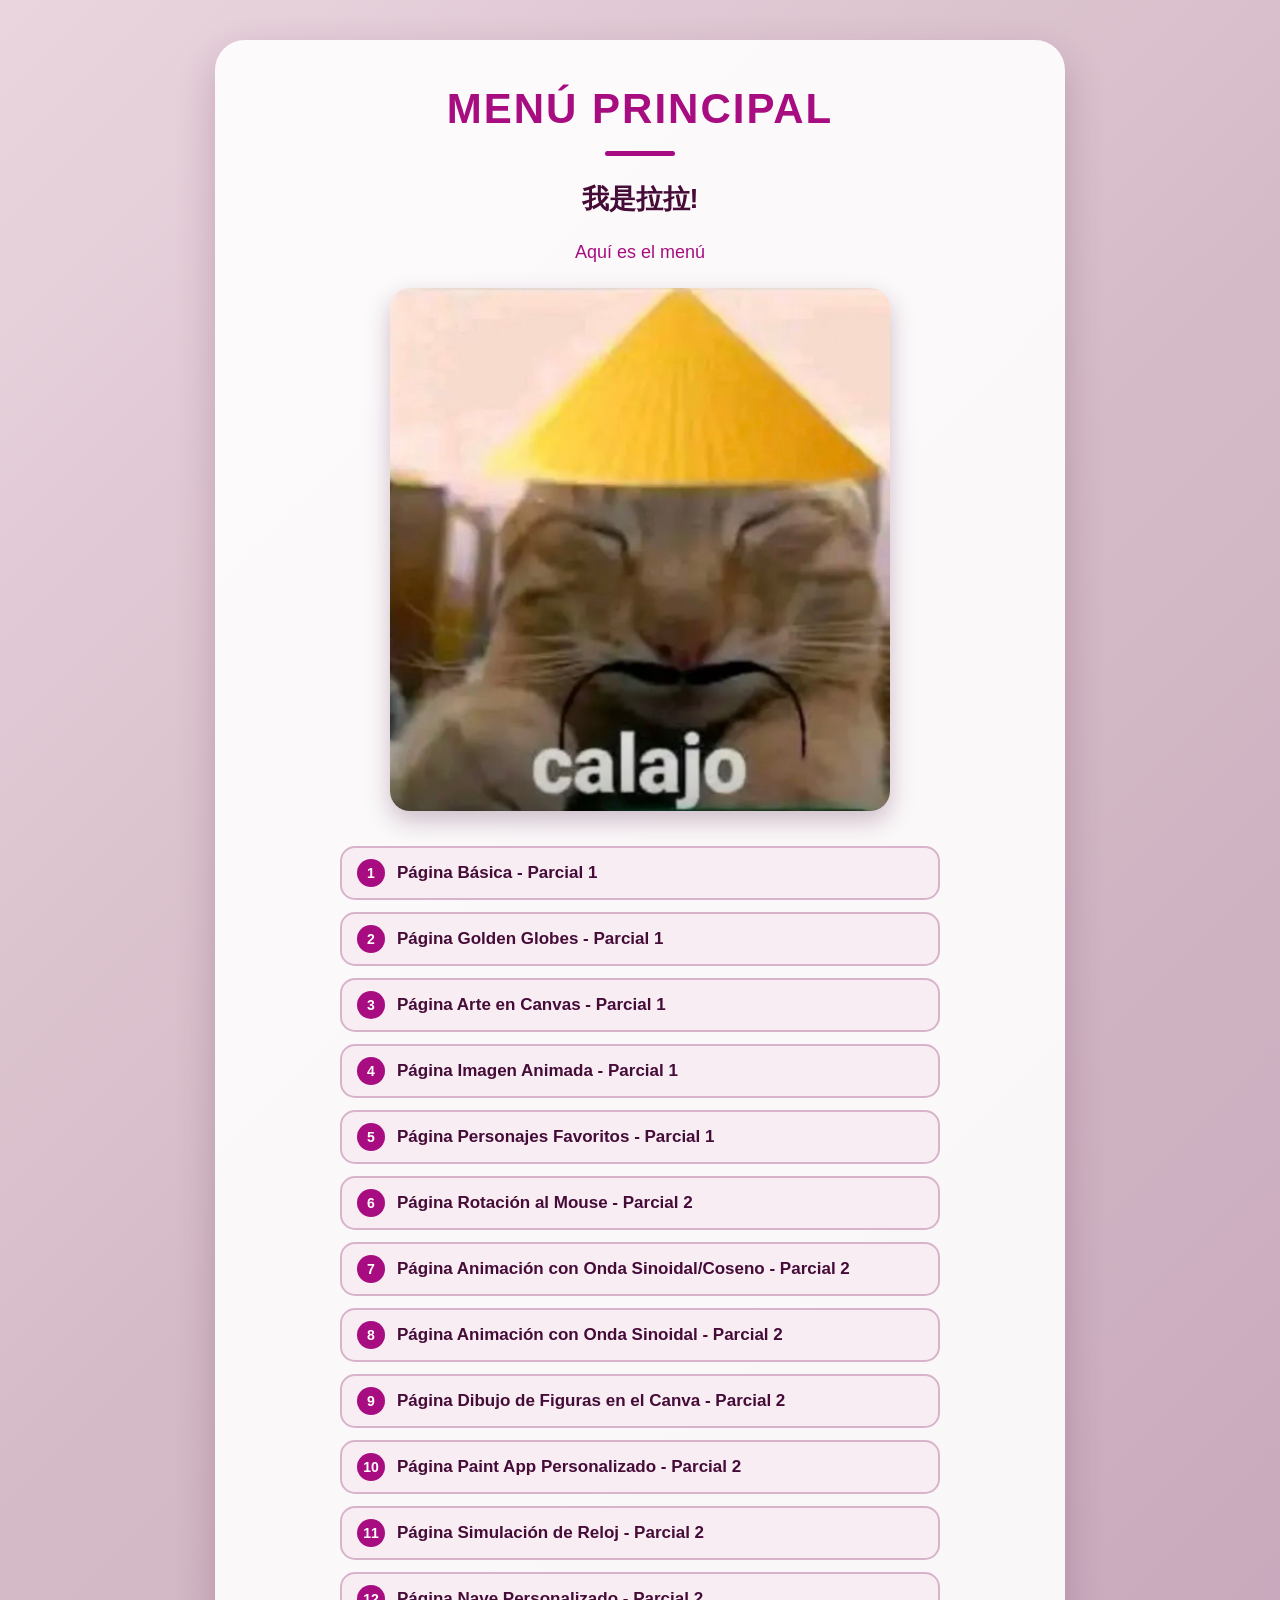
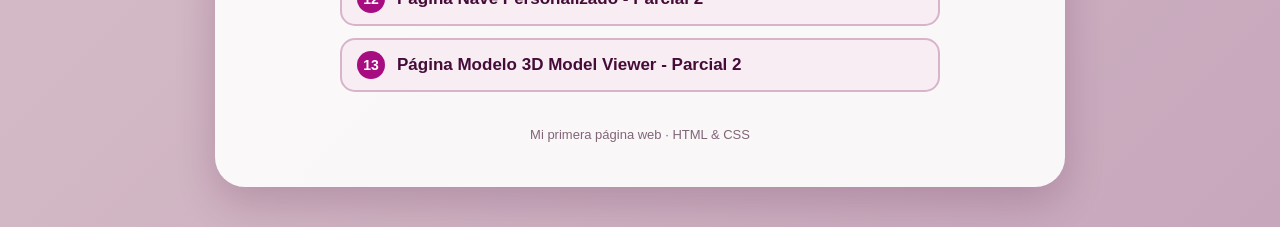
<file: index.html>
<!DOCTYPE html>
<html lang="es">

<head>
    <meta charset="UTF-8">
    <meta name="viewport" content="width=device-width, initial-scale=1.0">
    <title>My First Page!!</title>
    <style>
        * {
            box-sizing: border-box;
        }

        body {
            margin: 0;
            padding: 40px 20px;
            min-height: 100vh;
            background: linear-gradient(
                135deg,
                #ead5df,
                #d4bac6,
                #c7a7bc
            );

            font-family: 'Gill Sans', 'Gill Sans MT',
                 Calibri, sans-serif;

            color: #460c38;
        }

        .container {
            width: 100%;
            max-width: 850px;
            margin: 0 auto;
            padding: 45px;
            background-color: rgba(255, 255, 255, 0.90);
            border-radius: 30px;
            box-shadow:
                0 15px 40px rgba(70, 12, 56, 0.20);

            text-align: center;
        }

        h1 {
            margin: 0;
            color: rgb(167, 13, 129);
            font-size: 42px;
            letter-spacing: 2px;
        }
        
        .linea {
            width: 70px;
            height: 5px;
            margin: 18px auto 25px;
            background-color: rgb(167, 13, 129);
            border-radius: 10px;
        }

        h2 {
            margin: 0 0 10px;
            color: rgb(70, 12, 56);
            font-size: 27px;
        }
   

        p {
            margin: 25px 0;
            color: #a70d81;
            font-family: 'Franklin Gothic Medium',
                         'Arial Narrow',
                         Arial, sans-serif;
            font-size: 18px;
        }

        img {
            display: block;
            width: 500px;
            max-width: 80%;
            height: auto;
            margin: 25px auto 35px;
            border-radius: 20px;
            box-shadow:
                0 10px 25px rgba(70, 12, 56, 0.25);

            transition:
                transform 0.3s ease,
                box-shadow 0.3s ease;
        }

        img:hover {
            transform: scale(1.03);
            box-shadow:
                0 15px 30px rgba(70, 12, 56, 0.35);
        }

        ol {
            list-style: none;
            padding: 0;
            margin: 0 auto;
            max-width: 600px;
            counter-reset: menu;
        }

        li {
            counter-increment: menu;
            margin: 12px 0;
        }

        li a {
            display: block;
            position: relative;
            padding: 15px 20px;
            padding-left: 55px;
            background-color: #f7edf3;
            border: 2px solid #d7b4ca;
            border-radius: 15px;
            color: #460c38;
            text-decoration: none;
            font-size: 17px;
            font-weight: bold;
            text-align: left;
            transition:
                background-color 0.3s ease,
                color 0.3s ease,
                transform 0.3s ease,
                box-shadow 0.3s ease;
        }

        li a::before {
            content: counter(menu);
            position: absolute;
            left: 15px;
            top: 50%;
            transform: translateY(-50%);
            width: 28px;
            height: 28px;
            display: flex;
            align-items: center;
            justify-content: center;
            border-radius: 50%;
            background-color: rgb(167, 13, 129);
            color: white;
            font-size: 14px;
        }

        li a::after {
            content: "→";
            position: absolute;
            right: 20px;
            opacity: 0;
            transition: 0.3s ease;
        }

        li a:hover {
            background-color: rgb(167, 13, 129);
            color: white;
            border-color: rgb(167, 13, 129);
            transform: translateX(6px);
            box-shadow:
                0 8px 18px rgba(167, 13, 129, 0.25);
        }

        li a:hover::after {
            opacity: 1;
            right: 15px;
        }
        
        .footer {
            margin-top: 35px;
            font-size: 13px;
            color: #806576;
        }

        @media (max-width: 600px) {

            body {
                padding: 20px 12px;
            }

            .container {
                padding: 30px 18px;
                border-radius: 20px;
            }

            h1 {
                font-size: 30px;
            }

            h2 {
                font-size: 22px;
            }

            p {
                font-size: 15px;
            }

            img {
                max-width: 100%;
            }

            li a {
                font-size: 15px;
            }
        }

    </style>
</head>

<body>
    <main class="container">
        <h1>MENÚ PRINCIPAL</h1>
        <div class="linea"></div>
        <h2>我是拉拉! </h2>
        <p>Aquí es el menú</p>
        <img
            src="Calajo.jpg"
            alt="Mi imagen"
        >
        
        <ol>
            <li>
                <a href="pagina 1/pagina1.html">
                    Página Básica - Parcial 1
                </a>
            </li>

            <li>
                <a href="pagina 2/pagina2-1.html">
                    Página Golden Globes - Parcial 1
                </a>
            </li>

            <li>
                <a href="pagina 3/pagina3-1.html">
                    Página Arte en Canvas - Parcial 1
                </a>
            </li>

            <li>
                <a href="pagina 4/pagina-img-animada.html">
                    Página Imagen Animada - Parcial 1
                </a>
            </li>

            <li>
                <a href="pagina 5/07-key-codes.html">
                    Página Personajes Favoritos - Parcial 1
                </a>
            </li>

            <li>
                <a href="pagina 6 - Parcial 2/Animacion rotacion al mouse.html">
                    Página Rotación al Mouse - Parcial 2
                </a>
            </li>

            <li>
                <a href="pagina 7 - Parcial 2/onda-senoidalocoseno.html">
                    Página Animación con Onda Sinoidal/Coseno - Parcial 2
                </a>
            </li>

            <li>
                <a href="pagina 8 - Parcial 2/Animacion onda sinoidal.html">
                    Página Animación con Onda Sinoidal - Parcial 2
                </a>
            </li>

            <li>
                <a href="pagina 9 - Parcial 2/Dibujo-de-figuras-en-el-canvas.html">
                    Página Dibujo de Figuras en el Canva - Parcial 2
                </a>
            </li>

            <li>
                <a href="pagina 10 - Parcial 2/Paint-App-personalizado.html">
                    Página Paint App Personalizado - Parcial 2
                </a>
            </li>

            <li>
                <a href="pagina 11 - Parcial 2/Simulacion-de-reloj.html">
                    Página Simulación de Reloj - Parcial 2
                </a>
            </li>

            <li>
                <a href="pagina 12 - Parcial 2/Nave_personalizada.html">
                    Página Nave Personalizado - Parcial 2
                </a>
            </li>

            <li>
                <a href="pagina 13 - Parcial 2/modelviewer.html">
                    Página Modelo 3D Model Viewer - Parcial 2
                </a>
            </li>
        </ol>

        <div class="footer">
            Mi primera página web · HTML & CSS
        </div>
    </main>
</body>
</html>
</file>
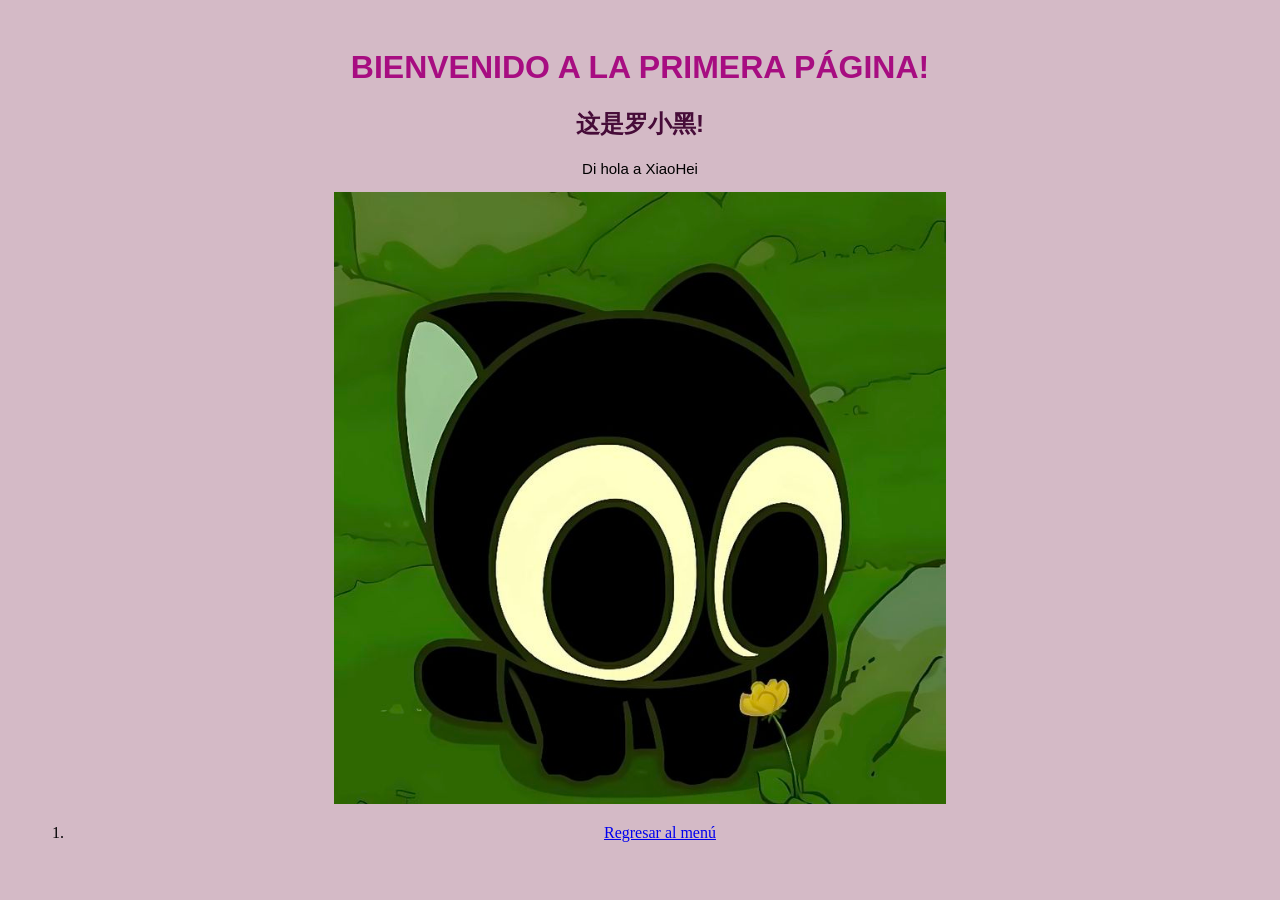
<file: pagina 1/pagina1.html>
<!doctype html>
<html>  
<head>
    <meta charset="utf-8">
    <meta name="viewport" content="width=device-width, initial-scale=1.0">
    <style>
        body {
            background-color:rgb(212, 186, 198);
            text-align: center;
            padding: 20px;
        }
        h1 {
            color:rgb(167, 13, 129);
            text-align: center;
            font-family:'Gill Sans', 'Gill Sans MT', Calibri, 'Trebuchet MS', sans-serif;
        }
        h2 {
            color:rgb(70, 12, 56);
            text-align: center;
            font-family:'Gill Sans', 'Gill Sans MT', Calibri, 'Trebuchet MS', sans-serif;
        }
        p{
            font-family: 'Franklin Gothic Medium', 'Arial Narrow', Arial, sans-serif;
            font-size: 15px;
            text-align: center;
        }
        img {
            max-width: 50%;
            height: auto;
        }
    </style>
    <title>My first page's!!</title>
</head>
<body>
    <h1>BIENVENIDO A LA PRIMERA PÁGINA!</h1>
    <h2>这是罗小黑!</h2>
    <p>Di hola a XiaoHei</p>
    <img src="prueba.jpg" alt="Imagen de prueba">
     <ol>
        <li>
            <a href="../index.html">Regresar al menú</a>
        </li>
    </ol>
</body>
</html>
</file>
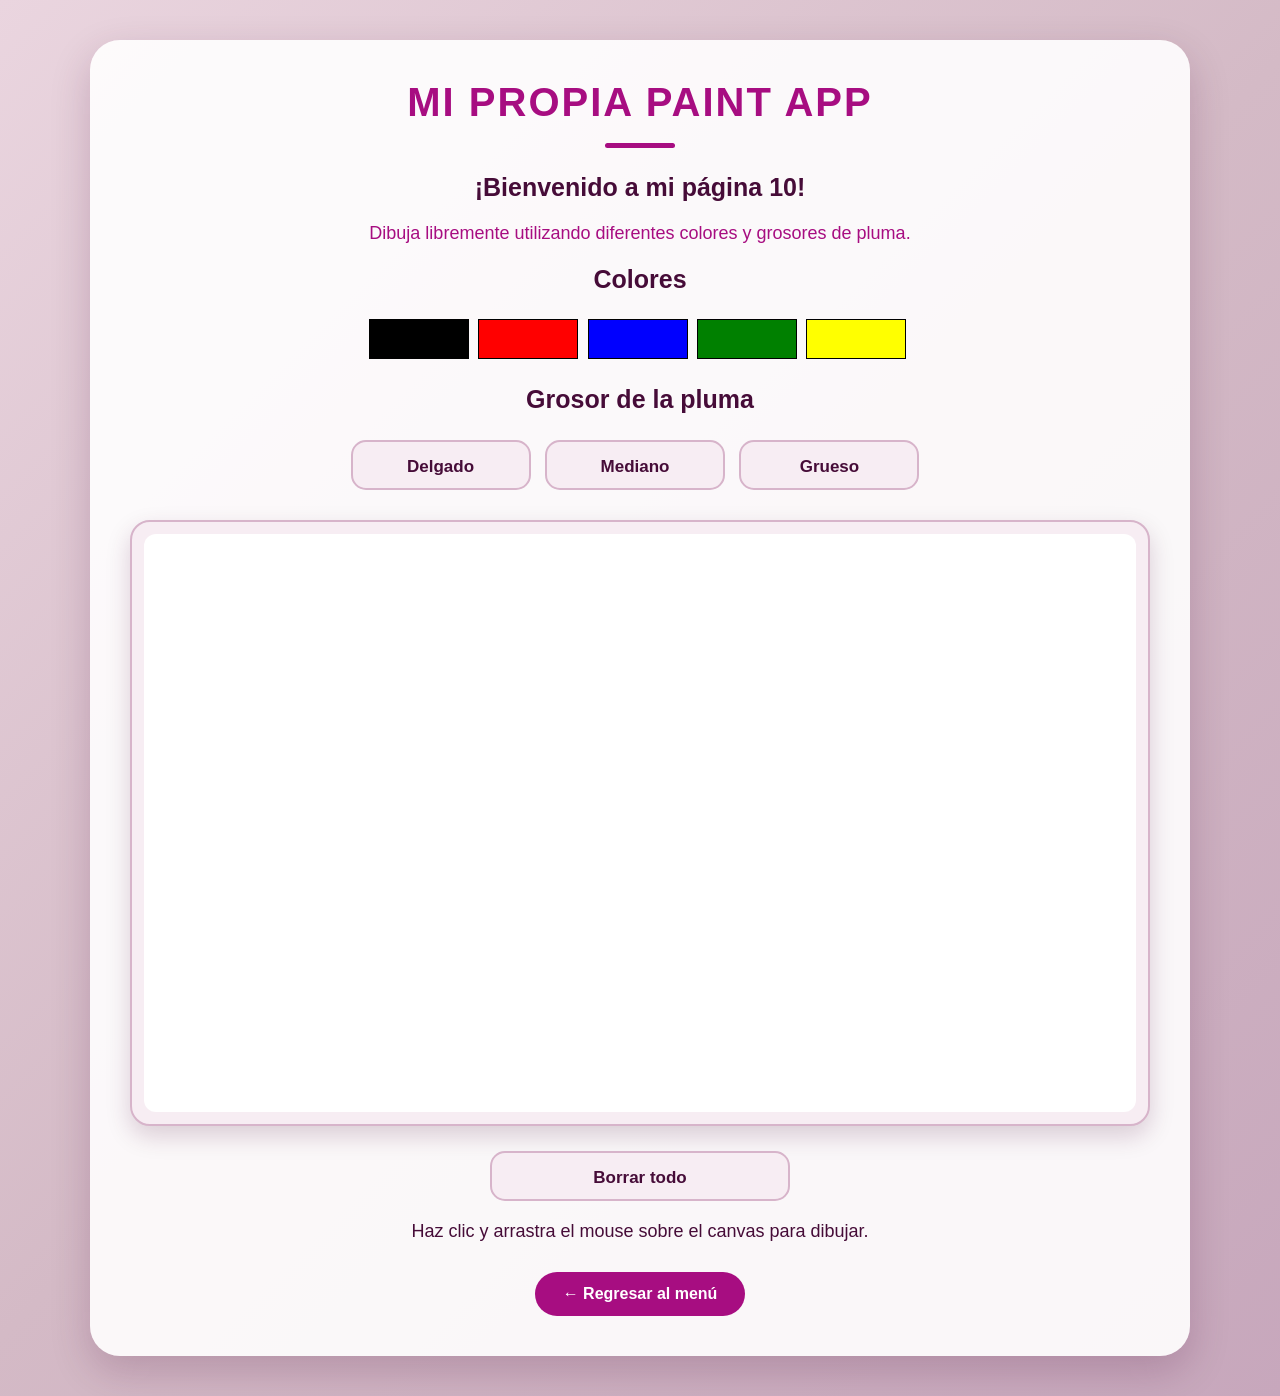
<file: pagina 10 - Parcial 2/Paint-App-personalizado.html>
<!doctype html>
<html>

<head>
    <meta charset="utf-8">
    <title>Mi Paint</title>
    <style>
        * {
            box-sizing: border-box;
        }

        body {
            margin: 0;
            padding: 40px 20px;
            min-height: 100vh;
            background: linear-gradient(
                135deg,
                #ead5df,
                #d4bac6,
                #c7a7bc
            );

            font-family: 'Gill Sans',
                         'Gill Sans MT',
                         Calibri, sans-serif;
            color: #460c38;
        }
       
        .container {
            width: 100%;
            max-width: 1100px;
            margin: 0 auto;
            padding: 40px;
            background: rgba(255, 255, 255, 0.90);
            border-radius: 30px;
            box-shadow:
                0 15px 40px rgba(70, 12, 56, 0.20);
            text-align: center;
        }
   
        h1 {
            margin: 0;
            color: #a70d81;
            font-size: 40px;
            letter-spacing: 2px;
            text-align: center;
        }

        h2 {
            color: #460c38;
            font-size: 25px;
            text-align: center;
        }

        .linea {
            width: 70px;
            height: 5px;
            margin: 18px auto 25px;
            background: #a70d81;
            border-radius: 10px;
        }

        p {
            color: #a70d81;
            font-family: 'Franklin Gothic Medium',
                         'Arial Narrow',
                         Arial, sans-serif;
            font-size: 18px;
            text-align: center;
        }
      
        .colores {
            width: 100%;
            min-height: 50px;
            margin: 0 auto;
            text-align: center;
        }

        .colores button {
            width: 100px;
            height: 40px;
            margin-right: 5px;
            margin-top: 5px;
            border: 1px solid black;
            cursor: pointer;
        }

        #black {
            background: black;
        }

        #red {
            background: red;
        }

        #blue {
            background: blue;
        }

        #green {
            background: green;
        }

        #yellow {
            background: yellow;
        }

        .colores button:hover {
            opacity: 0.5;
        }
      
        .grosor {
            width: 100%;
            min-height: 60px;
            margin: 0 auto;
            text-align: center;
        }

        .grosor button {
            display: inline-block;
            position: relative;
            width: 180px;
            height: 50px;
            margin-right: 10px;
            margin-top: 5px;
            padding: 15px 20px;
            background-color: #f7edf3;
            border: 2px solid #d7b4ca;
            border-radius: 15px;
            color: #460c38;
            font-size: 17px;
            font-weight: bold;
            text-align: center;
            cursor: pointer;
            transition:
                background-color 0.3s ease,
                color 0.3s ease,
                transform 0.3s ease,
                box-shadow 0.3s ease;
        }

        .grosor button:hover {
            background-color: #a70d81;
            color: white;
            border-color: #a70d81;
            transform: translateX(6px);
            box-shadow:
                0 8px 18px rgba(167, 13, 129, 0.25);
        }
       
        .canvas-container {
            width: 100%;
            padding: 12px;
            margin: 25px auto 0;
            background: #f7edf3;
            border: 2px solid #d7b4ca;
            border-radius: 20px;
            box-shadow:
                0 10px 25px rgba(70, 12, 56, 0.18);
            overflow: hidden;
        }

        canvas {
            display: block;
            width: 100%;
            height: auto;
            margin: 0 auto;
            background: white;
            border-radius: 12px;
            cursor: crosshair;
        }
      
        #otros {
            width: 100%;
            min-height: 60px;
            margin: 20px auto 0;
            text-align: center;
        }


        #otros button {
            display: inline-block;
            position: relative;
            width: 300px;
            height: 50px;
            margin-top: 5px;
            padding: 15px 20px;
            background-color: #f7edf3;
            border: 2px solid #d7b4ca;
            border-radius: 15px;
            color: #460c38;
            font-size: 17px;
            font-weight: bold;
            text-align: center;
            cursor: pointer;
            transition:
                background-color 0.3s ease,
                color 0.3s ease,
                transform 0.3s ease,
                box-shadow 0.3s ease;
        }

        #otros button:hover {
            background-color: #a70d81;
            color: white;
            border-color: #a70d81;
            transform: translateX(6px);
            box-shadow:
                0 8px 18px rgba(167, 13, 129, 0.25);
        }
     
        aside {
            margin-top: 15px;
            color: #460c38;
            font-family: 'Franklin Gothic Medium',
                         'Arial Narrow',
                         Arial, sans-serif;
            font-size: 18px;
            text-align: center;
        }
     
        .back-button {
            display: inline-block;
            margin-top: 30px;
            padding: 13px 28px;
            background: #a70d81;
            color: white;
            text-decoration: none;
            border-radius: 30px;
            font-size: 16px;
            font-weight: bold;
            transition:
                background 0.3s ease,
                transform 0.3s ease,
                box-shadow 0.3s ease;
        }

        .back-button:hover {
            background: #7d0961;
            transform: translateY(-3px);
            box-shadow:
                0 8px 18px rgba(167, 13, 129, 0.30);
        }
      
        @media (max-width: 700px) {
            body {
                padding: 20px 12px;
            }

            .container {
                padding: 25px 15px;
                border-radius: 20px;
            }

            h1 {
                font-size: 30px;
            }

            h2 {
                font-size: 21px;
            }

            p {
                font-size: 16px;
            }

            .colores button {
                width: 80px;
            }

            .grosor button {
                width: 100%;
                margin-right: 0;
            }

            #otros button {
                width: 100%;
            }
        }
    </style>
</head>


<body>
    <main class="container">
        <h1>MI PROPIA PAINT APP</h1>
        <div class="linea"></div>
        <h2>¡Bienvenido a mi página 10!</h2>
        <p>
            Dibuja libremente utilizando diferentes colores y grosores de pluma.
        </p>
     
        <h2>Colores</h2>
        <div class="colores">
            <button
                id="black"
                type="button"
                value="#000000">
            </button>

            <button
                id="red"
                type="button"
                value="#ff0000">
            </button>

            <button
                id="blue"
                type="button"
                value="#0000ff">
            </button>

            <button
                id="green"
                type="button"
                value="#008000">
            </button>

            <button
                id="yellow"
                type="button"
                value="#ffff00">
            </button>

        </div>
    
        <h2>Grosor de la pluma</h2>
        <div class="grosor">
            <button
                id="thin"
                type="button"
                value="3">
                Delgado
            </button>

            <button
                id="medium"
                type="button"
                value="10">
                Mediano
            </button>

            <button
                id="thick"
                type="button"
                value="20">
                Grueso
            </button>
        </div>
  
        <div class="canvas-container">
            <canvas
                id="canvas"
                width="1200"
                height="700">
            </canvas>
        </div>
       
        <div id="otros">
            <button
                id="clearCanvas"
                type="button">
                Borrar todo
            </button>
        </div>
     
        <aside>
            Haz clic y arrastra el mouse sobre el canvas para dibujar.
        </aside>
        <!-- REGRESAR -->
        <a
            class="back-button"
            href="../index.html">
            ← Regresar al menú
        </a>
    </main>

    <script>
    window.onload = function () {
    
        var canvas =
            document.getElementById('canvas');
        var context =
            canvas.getContext('2d');
        context.strokeStyle = '#000000';
        context.lineWidth = 3;
        context.lineCap = 'round';
        context.lineJoin = 'round';
        var drawing = false;
   
        function getMousePosition(event) {
            var rect =
                canvas.getBoundingClientRect();
            var scaleX =
                canvas.width / rect.width;
            var scaleY =
                canvas.height / rect.height;

            return {
                x:
                    (event.clientX - rect.left)
                    * scaleX,
                y:
                    (event.clientY - rect.top)
                    * scaleY
            };
        }
   
        canvas.addEventListener(
            'mousedown',
            function(event) {
                drawing = true;
                var position =
                    getMousePosition(event);

                context.beginPath();
                context.moveTo(
                    position.x,
                    position.y
                );
            }
        );
  
        canvas.addEventListener(
            'mousemove',
            function(event) {
                if (!drawing) {

                    return;

                }

                var position =
                    getMousePosition(event);

                context.lineTo(
                    position.x,
                    position.y
                );

                context.stroke();
            }
        );
  
        canvas.addEventListener(
            'mouseup',
            function() {
                drawing = false;
                context.closePath();
            }
        );

        canvas.addEventListener(
            'mouseleave',
            function() {
                drawing = false;
            }
        );

        var colores =
            document.getElementsByClassName(
                'colores'
            )[0];

        colores.addEventListener(
            'click',
            function(event) {
                if (
                    event.target.tagName
                    === 'BUTTON'
                ) {
                    context.strokeStyle =
                        event.target.value;
                }
            }
        );

        var grosor =
            document.getElementsByClassName(
                'grosor'
            )[0];


        grosor.addEventListener(
            'click',
            function(event) {

                if (
                    event.target.tagName
                    === 'BUTTON'
                ) {

                    context.lineWidth =
                        Number(event.target.value);

                }

            }
        );

        var clearButton =
            document.getElementById(
                'clearCanvas'
            );


        clearButton.addEventListener(
            'click',
            function() {
                context.clearRect(
                    0,
                    0,
                    canvas.width,
                    canvas.height
                );
            }
        );

    };
    </script>
</body>
</html>
</file>
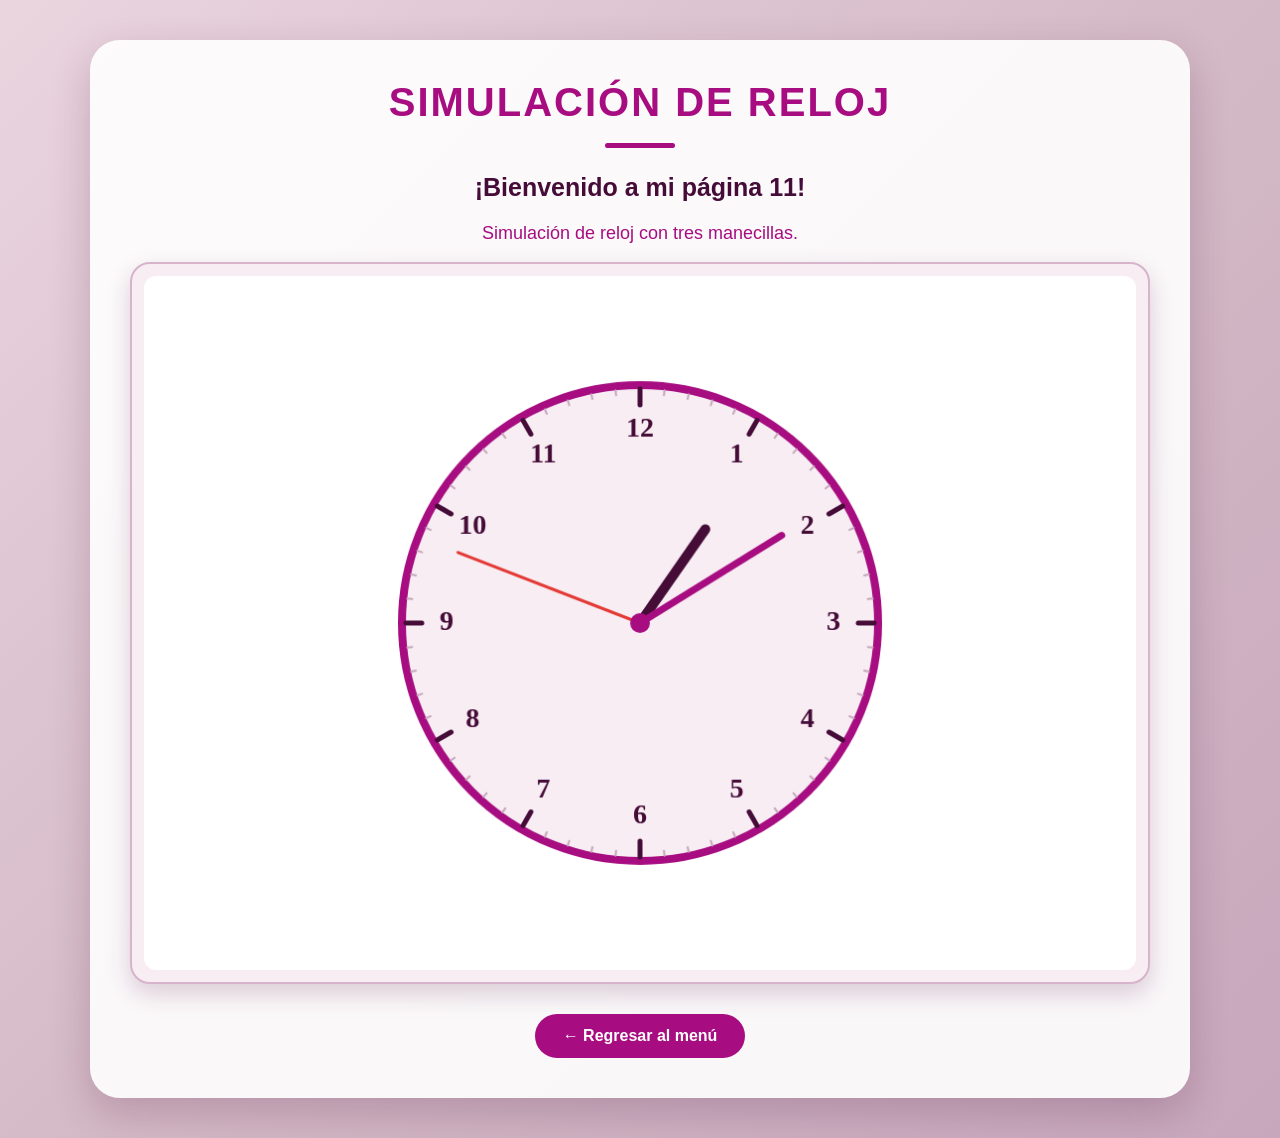
<file: pagina 11 - Parcial 2/Simulacion-de-reloj.html>
<!DOCTYPE html>
<html lang="es">

<head>
    <meta charset="UTF-8">
    <meta name="viewport"
          content="width=device-width, initial-scale=1.0">
    <title>Simulación de Reloj</title>

    <style>
        * {
            box-sizing: border-box;
        }

        body {
            margin: 0;
            padding: 40px 20px;
            min-height: 100vh;

            background: linear-gradient(
                135deg,
                #ead5df,
                #d4bac6,
                #c7a7bc
            );

            font-family: 'Gill Sans',
                         'Gill Sans MT',
                         Calibri, sans-serif;

            color: #460c38;
        }

        .container {
            width: 100%;
            max-width: 1100px;
            margin: 0 auto;
            padding: 40px;

            background: rgba(255, 255, 255, 0.90);
            border-radius: 30px;

            box-shadow:
                0 15px 40px rgba(70, 12, 56, 0.20);

            text-align: center;
        }

        h1 {
            margin: 0;
            color: #a70d81;
            font-size: 40px;
            letter-spacing: 2px;
        }

        h2 {
            color: #460c38;
            font-size: 25px;
        }

        .linea {
            width: 70px;
            height: 5px;
            margin: 18px auto 25px;

            background: #a70d81;
            border-radius: 10px;
        }

        p {
            color: #a70d81;
            font-family: 'Franklin Gothic Medium',
                         'Arial Narrow',
                         Arial, sans-serif;
            font-size: 18px;
        }

        .canvas-container {
            width: 100%;
            padding: 12px;

            background: #f7edf3;
            border: 2px solid #d7b4ca;
            border-radius: 20px;

            box-shadow:
                0 10px 25px rgba(70, 12, 56, 0.18);

            overflow: hidden;
        }

        canvas {
            display: block;
            width: 100%;
            height: auto;

            background: white;
            border-radius: 12px;
        }

        .back-button {
            display: inline-block;
            margin-top: 30px;
            padding: 13px 28px;

            background: #a70d81;
            color: white;

            text-decoration: none;
            border-radius: 30px;

            font-size: 16px;
            font-weight: bold;

            transition:
                background 0.3s ease,
                transform 0.3s ease,
                box-shadow 0.3s ease;
        }

        .back-button:hover {
            background: #7d0961;
            transform: translateY(-3px);

            box-shadow:
                0 8px 18px rgba(167, 13, 129, 0.30);
        }

        @media (max-width: 700px) {
            body {
                padding: 20px 12px;
            }

            .container {
                padding: 25px 15px;
                border-radius: 20px;
            }

            h1 {
                font-size: 30px;
            }

            h2 {
                font-size: 21px;
            }

            p {
                font-size: 16px;
            }
        }
    </style>
</head>

<body>
    <main class="container">
        <h1>SIMULACIÓN DE RELOJ</h1>
        <div class="linea"></div>
        <h2>¡Bienvenido a mi página 11!</h2>
        <p>
            Simulación de reloj con tres manecillas.
        </p>

        <div class="canvas-container">
            <canvas
                id="canvas"
                width="1000"
                height="700">
            </canvas>
        </div>

        <a class="back-button"
           href="../index.html">
            ← Regresar al menú
        </a>

    </main>

    <script>
        window.onload = function () {
            var canvas = document.getElementById("canvas");
            var context = canvas.getContext("2d");
            var centroX = canvas.width / 2;
            var centroY = canvas.height / 2;
            var radio = 240;
            var vr1 = 0.0005;
            var vr2 = 0.006;
            var vr3 = 0.03;
            var anguloHoras = 0;
            var anguloMinutos = 0;
            var anguloSegundos = 0;
            var tiempoAnterior = 0;
            function dibujarReloj() {
                context.clearRect(
                    0, 0,
                    canvas.width,
                    canvas.height
                );

                context.beginPath();
                context.arc(
                    centroX,
                    centroY,
                    radio,
                    0,
                    Math.PI * 2
                );

                context.fillStyle = "#f7edf3";
                context.fill();
                context.lineWidth = 8;
                context.strokeStyle = "#a70d81";
                context.stroke();

                for (var i = 0; i < 60; i++) {
                    var angulo = i * Math.PI / 30;
                    var longitud = (i % 5 === 0) ? 20 : 9;
                    var x1 = centroX +
                        Math.sin(angulo) * (radio - longitud);
                    var y1 = centroY -
                        Math.cos(angulo) * (radio - longitud);
                    var x2 = centroX +
                        Math.sin(angulo) * (radio - 4);
                    var y2 = centroY -
                        Math.cos(angulo) * (radio - 4);
                    context.beginPath();
                    context.moveTo(x1, y1);
                    context.lineTo(x2, y2);
                    context.strokeStyle =
                        (i % 5 === 0) ? "#460c38" : "#c7a7bc";
                    context.lineWidth =
                        (i % 5 === 0) ? 5 : 2;
                    context.stroke();
                }

                context.fillStyle = "#460c38";
                context.font = "bold 28px Gill Sans";
                context.textAlign = "center";
                context.textBaseline = "middle";

                for (var n = 1; n <= 12; n++) {
                    var anguloNumero = n * Math.PI / 6;
                    var numeroX = centroX +
                        Math.sin(anguloNumero) * (radio - 45);
                    var numeroY = centroY -
                        Math.cos(anguloNumero) * (radio - 45);
                    context.fillText(
                        n,
                        numeroX,
                        numeroY
                    );
                }

                dibujarManecilla(
                    anguloHoras,
                    radio * 0.48,
                    10,
                    "#460c38"
                );

                dibujarManecilla(
                    anguloMinutos,
                    radio * 0.70,
                    7,
                    "#a70d81"
                );

                dibujarManecilla(
                    anguloSegundos,
                    radio * 0.82,
                    3,
                    "#e53935"
                );

                context.beginPath();
                context.arc(
                    centroX,
                    centroY,
                    10,
                    0,
                    Math.PI * 2
                );

                context.fillStyle = "#a70d81";
                context.fill();
            }

            function dibujarManecilla(
                angulo,
                longitud,
                grosor,
                color
            ) {

                var x = centroX +
                    Math.sin(angulo) * longitud;
                var y = centroY -
                    Math.cos(angulo) * longitud;
                context.beginPath();
                context.moveTo(centroX, centroY);
                context.lineTo(x, y);
                context.strokeStyle = color;
                context.lineWidth = grosor;
                context.lineCap = "round";
                context.stroke();
            }

            function animar(tiempoActual) {
                if (tiempoAnterior === 0) {
                    tiempoAnterior = tiempoActual;
                }

                var deltaTiempo =
                    tiempoActual - tiempoAnterior;
                tiempoAnterior = tiempoActual;
                anguloHoras += vr1 * deltaTiempo;
                anguloMinutos += vr2 * deltaTiempo;
                anguloSegundos += vr3 * deltaTiempo;

                dibujarReloj();

                requestAnimationFrame(animar);
            }
            dibujarReloj();
            requestAnimationFrame(animar);
        };
    </script>
</body>
</html>
</file>
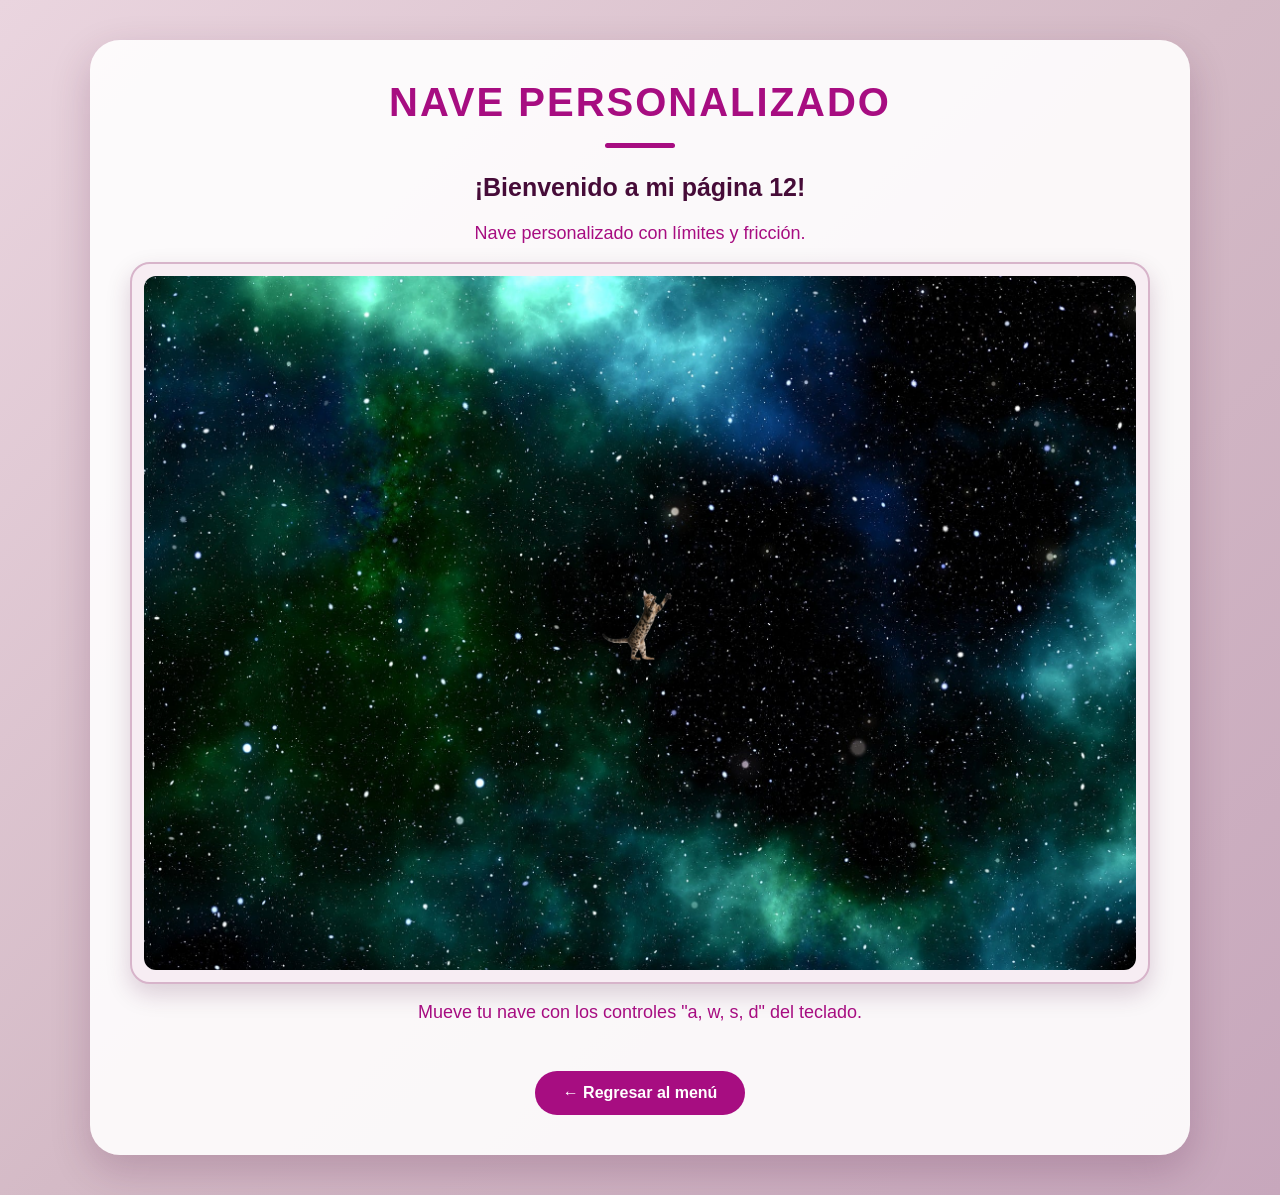
<file: pagina 12 - Parcial 2/Nave_personalizada.html>
<!DOCTYPE html>
<html lang="es">

<head>
    <meta charset="UTF-8">
    <meta name="viewport"
          content="width=device-width, initial-scale=1.0">

    <title>Nave personalizado</title>

    <style>
        * {
            box-sizing: border-box;
        }

        body {
            margin: 0;
            padding: 40px 20px;
            min-height: 100vh;

            background: linear-gradient(
                135deg,
                #ead5df,
                #d4bac6,
                #c7a7bc
            );

            font-family: 'Gill Sans',
                         'Gill Sans MT',
                         Calibri, sans-serif;

            color: #460c38;
        }

        .container {
            width: 100%;
            max-width: 1100px;
            margin: 0 auto;
            padding: 40px;
            background: rgba(255, 255, 255, 0.90);
            border-radius: 30px;
            box-shadow:
                0 15px 40px rgba(70, 12, 56, 0.20);

            text-align: center;
        }

        h1 {
            margin: 0;
            color: #a70d81;
            font-size: 40px;
            letter-spacing: 2px;
        }

        h2 {
            color: #460c38;
            font-size: 25px;
        }

        .linea {
            width: 70px;
            height: 5px;
            margin: 18px auto 25px;
            background: #a70d81;
            border-radius: 10px;
        }

        p {
            color: #a70d81;
            font-family: 'Franklin Gothic Medium',
                         'Arial Narrow',
                         Arial, sans-serif;
            font-size: 18px;
        }

        .canvas-container {
            width: 100%;
            padding: 12px;
            background: #f7edf3;
            border: 2px solid #d7b4ca;
            border-radius: 20px;
            box-shadow:
                0 10px 25px rgba(70, 12, 56, 0.18);

            overflow: hidden;
        }

        canvas {
            display: block;
            width: 100%;
            height: auto;
            background: white;
            border-radius: 12px;
        }

        .back-button {
            display: inline-block;
            margin-top: 30px;
            padding: 13px 28px;
            background: #a70d81;
            color: white;
            text-decoration: none;
            border-radius: 30px;
            font-size: 16px;
            font-weight: bold;
            transition:
                background 0.3s ease,
                transform 0.3s ease,
                box-shadow 0.3s ease;
        }

        .back-button:hover {
            background: #7d0961;
            transform: translateY(-3px);
            box-shadow:
                0 8px 18px rgba(167, 13, 129, 0.30);
        }

        @media (max-width: 700px) {
            body {
                padding: 20px 12px;
            }

            .container {
                padding: 25px 15px;
                border-radius: 20px;
            }

            h1 {
                font-size: 30px;
            }

            h2 {
                font-size: 21px;
            }

            p {
                font-size: 16px;
            }
        }
    </style>
</head>

<body>
    <main class="container">
        <h1>NAVE PERSONALIZADO</h1>
        <div class="linea"></div>
        <h2>¡Bienvenido a mi página 12!</h2>
        <p>Nave personalizado con límites y fricción.</p>

        <div class="canvas-container">
            <canvas
                id="canvas"
                width="1000"
                height="700">
            </canvas>
        </div>

        <p>Mueve tu nave con los controles "a, w, s, d" del teclado.</p>

        <a class="back-button"
           href="../index.html">
            ← Regresar al menú
        </a>
    </main>

    <script>
        const canvas = document.getElementById("canvas");
        const ctx = canvas.getContext("2d");
        const anchoCanvas = canvas.width;
        const altoCanvas = canvas.height;
        const imagenFondo = new Image();
        const rutaFondo = "espacio.jpg";
        let fondoCargado = false;

        if (rutaFondo !== "") {
            imagenFondo.onload = function () {
                fondoCargado = true;
            };

            imagenFondo.src = rutaFondo;
        }

        const imagenNave = new Image();
        const rutaNave = "nave.png";
        let naveCargada = false;

        if (rutaNave !== "") {
            imagenNave.onload = function () {
                naveCargada = true;
            };

            imagenNave.src = rutaNave;
        }

        const nave = {
            x: anchoCanvas / 2,
            y: altoCanvas / 2,
            ancho: 80,
            alto: 80,
            velocidadX: 0,
            velocidadY: 0,
            aceleracion: 0.2,
            friccion: 0.98,
            velocidadMaxima: 6,
            angulo: 0,
            velocidadGiro: 0.12
        };

        const teclas = {};

        document.addEventListener("keydown", function (evento) {
            const teclasMovimiento = [
                "ArrowUp",
                "ArrowDown",
                "ArrowLeft",
                "ArrowRight",
                "w", "a", "s", "d",
                "W", "A", "S", "D"
            ];

            if (teclasMovimiento.includes(evento.key)) {
                evento.preventDefault();
            }

            teclas[evento.key] = true;
        });

        document.addEventListener("keyup", function (evento) {
            teclas[evento.key] = false;
        });

        window.addEventListener("blur", function () {
            for (const tecla in teclas) {
                teclas[tecla] = false;
            }
        });

        function dibujarFondo() {
            if (fondoCargado) {
                ctx.drawImage(
                    imagenFondo,
                    0,
                    0,
                    anchoCanvas,
                    altoCanvas
                );
            } else {
                const degradado = ctx.createLinearGradient(
                    0, 0, anchoCanvas, altoCanvas
                );

                degradado.addColorStop(0, "#090d2b");
                degradado.addColorStop(0.5, "#211044");
                degradado.addColorStop(1, "#080b20");
                ctx.fillStyle = degradado;
                ctx.fillRect(
                    0,
                    0,
                    anchoCanvas,
                    altoCanvas
                );
            }
        }

        function dibujarNave() {
            ctx.save();
            ctx.translate(nave.x, nave.y);
            ctx.rotate(nave.angulo);

            if (naveCargada) {
                ctx.drawImage(
                    imagenNave,
                    -nave.ancho / 2,
                    -nave.alto / 2,
                    nave.ancho,
                    nave.alto
                );
            } 
            ctx.restore();
        }

        function actualizarNave() {
            if (
                teclas["ArrowUp"] ||
                teclas["w"] ||
                teclas["W"]
            ) {
                nave.velocidadY -= nave.aceleracion;
            }

            if (
                teclas["ArrowDown"] ||
                teclas["s"] ||
                teclas["S"]
            ) {
                nave.velocidadY += nave.aceleracion;
            }

            if (
                teclas["ArrowLeft"] ||
                teclas["a"] ||
                teclas["A"]
            ) {
                nave.velocidadX -= nave.aceleracion;
            }

            if (
                teclas["ArrowRight"] ||
                teclas["d"] ||
                teclas["D"]
            ) {
                nave.velocidadX += nave.aceleracion;
            }

            nave.velocidadX = Math.max(
                -nave.velocidadMaxima,
                Math.min(
                    nave.velocidadMaxima,
                    nave.velocidadX
                )
            );

            nave.velocidadY = Math.max(
                -nave.velocidadMaxima,
                Math.min(
                    nave.velocidadMaxima,
                    nave.velocidadY
                )
            );

            nave.velocidadX *= nave.friccion;
            nave.velocidadY *= nave.friccion;

            if (
                Math.abs(nave.velocidadX) > 0.15 ||
                Math.abs(nave.velocidadY) > 0.15
            ) {
                const anguloObjetivo =
                    Math.atan2(
                        nave.velocidadY,
                        nave.velocidadX
                    ) + Math.PI / 2;

                let diferencia =
                    anguloObjetivo - nave.angulo;

                diferencia = Math.atan2(
                    Math.sin(diferencia),
                    Math.cos(diferencia)
                );

                nave.angulo +=
                    diferencia * nave.velocidadGiro;
            }

            nave.x += nave.velocidadX;
            nave.y += nave.velocidadY;
            const mitadAncho = nave.ancho / 2;
            const mitadAlto = nave.alto / 2;

            if (nave.x - mitadAncho < 0) {
                nave.x = mitadAncho;
                nave.velocidadX = 0;
            }

            if (nave.x + mitadAncho > anchoCanvas) {
                nave.x = anchoCanvas - mitadAncho;
                nave.velocidadX = 0;
            }

            if (nave.y - mitadAlto < 0) {
                nave.y = mitadAlto;
                nave.velocidadY = 0;
            }

            if (nave.y + mitadAlto > altoCanvas) {
                nave.y = altoCanvas - mitadAlto;
                nave.velocidadY = 0;
            }
        }

        function animar() {
            dibujarFondo();
            actualizarNave();
            dibujarNave();
            requestAnimationFrame(animar);
        }

        animar();

    </script>
</body>
</html>
</file>
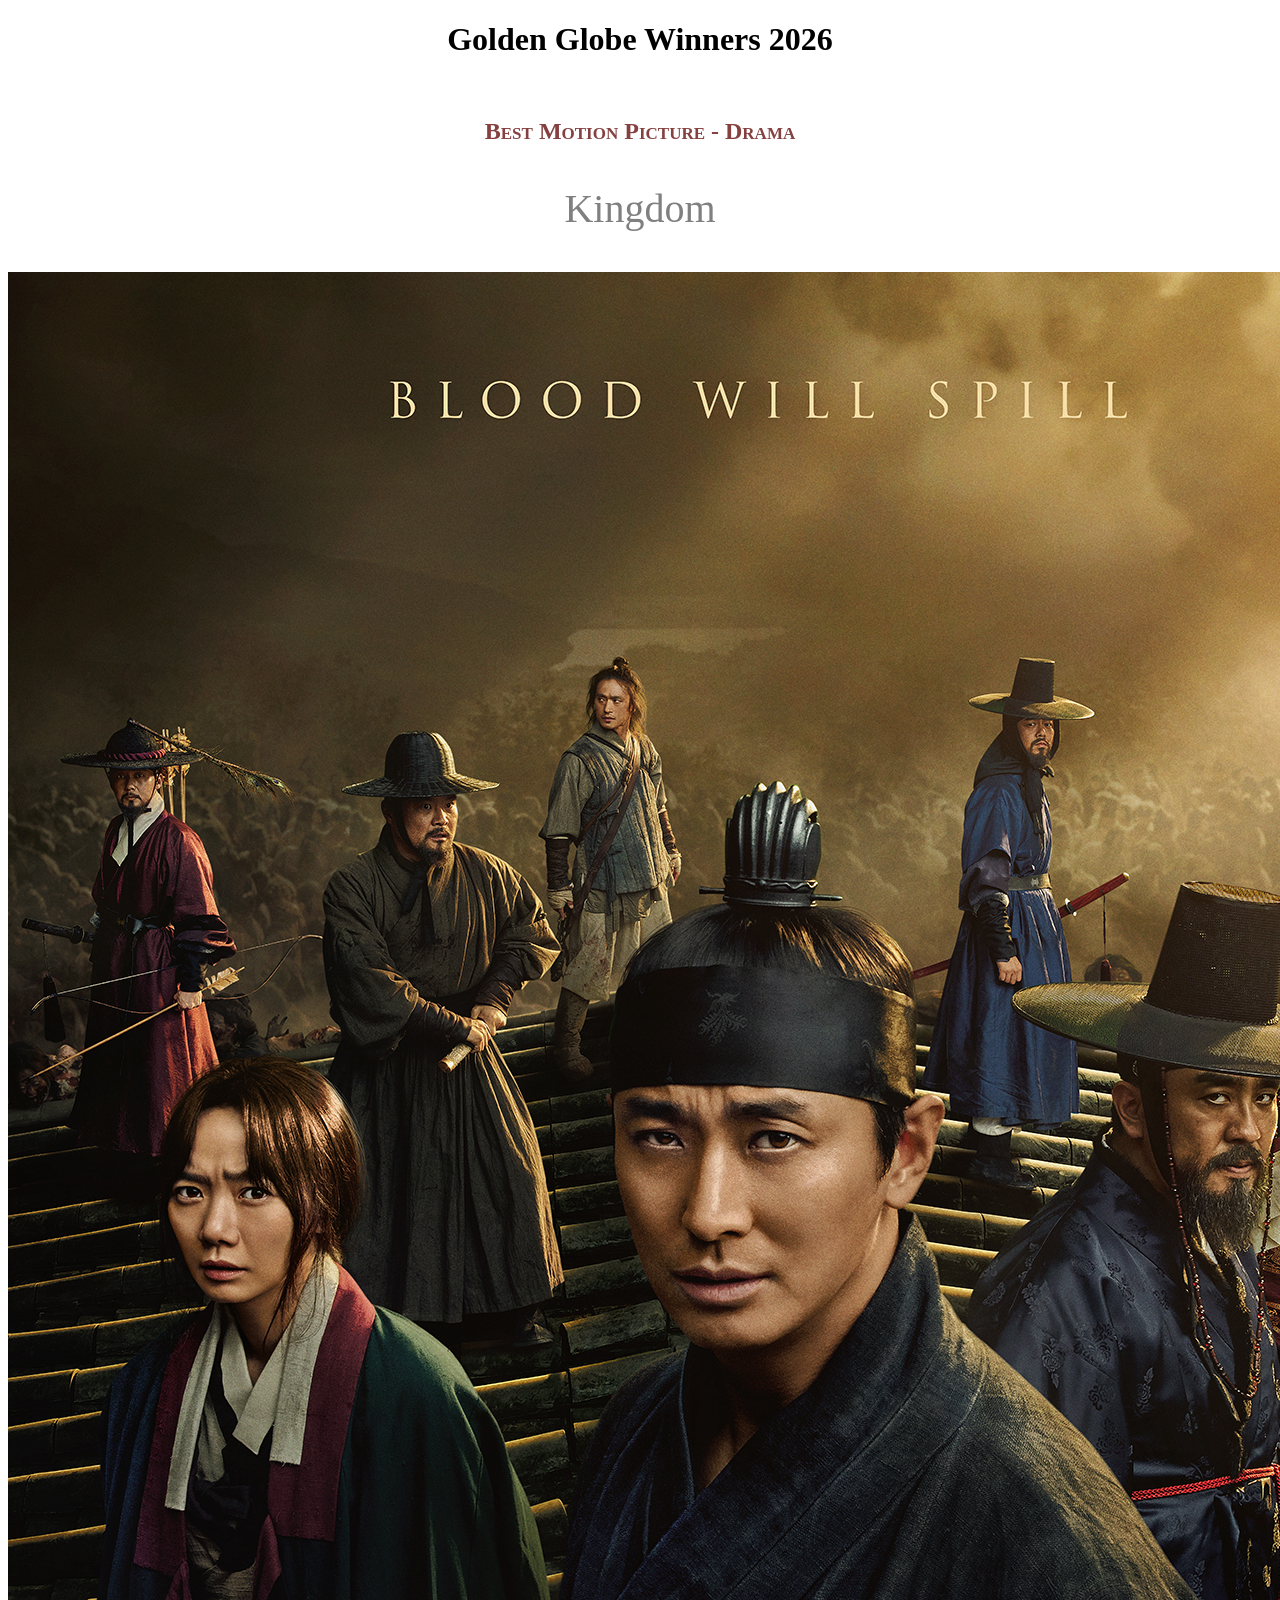
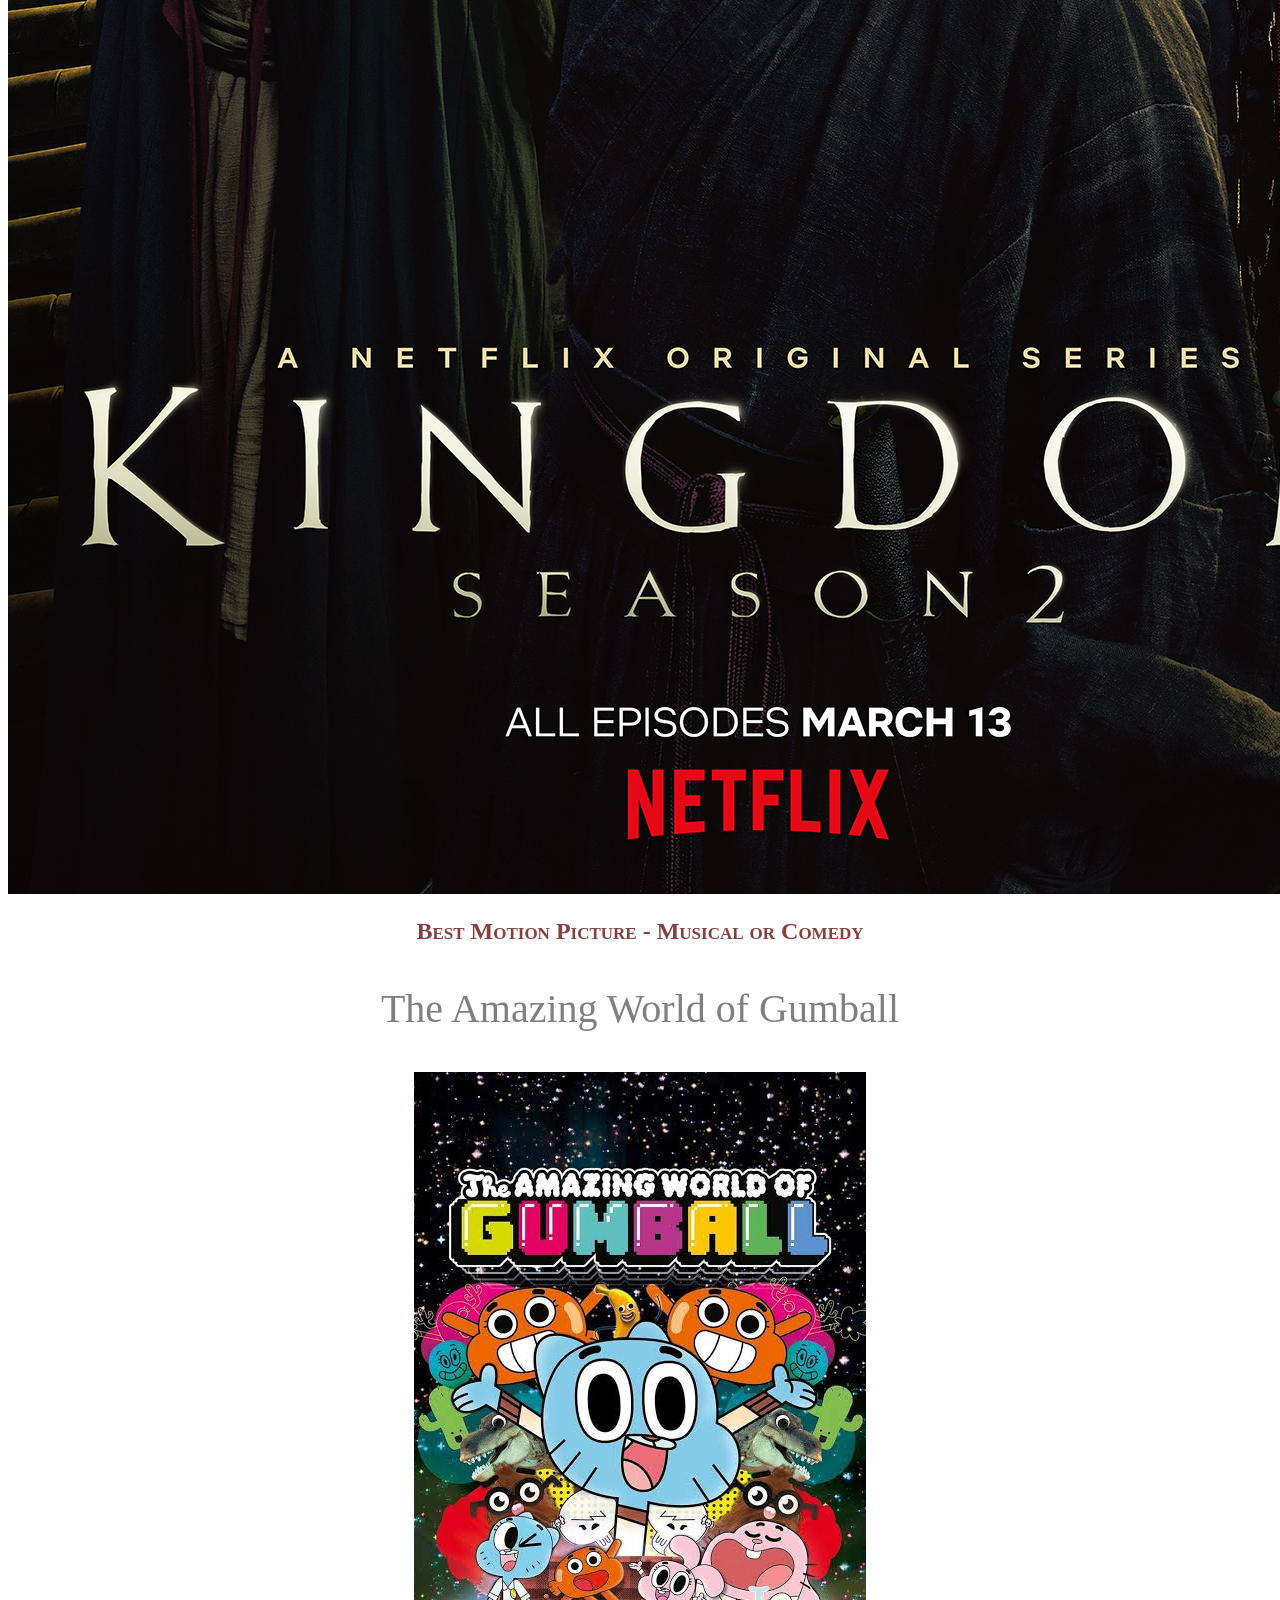
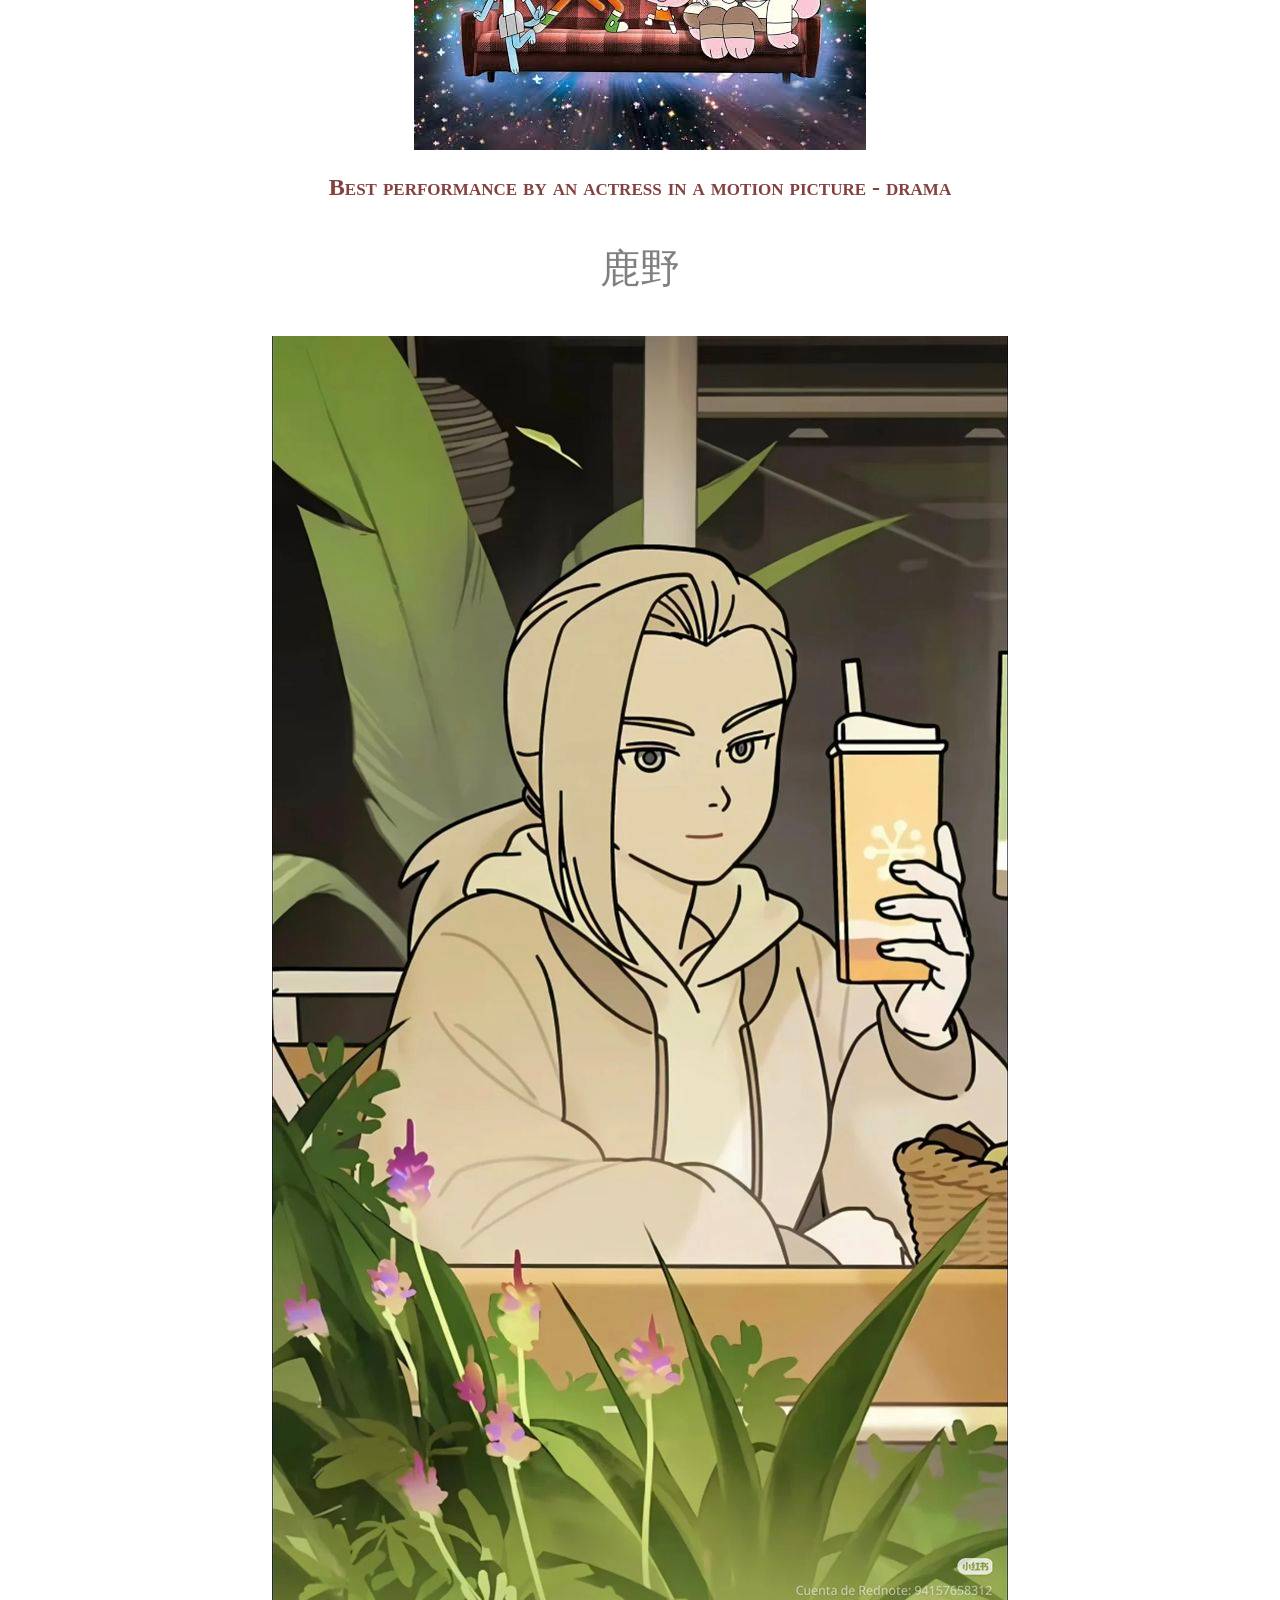
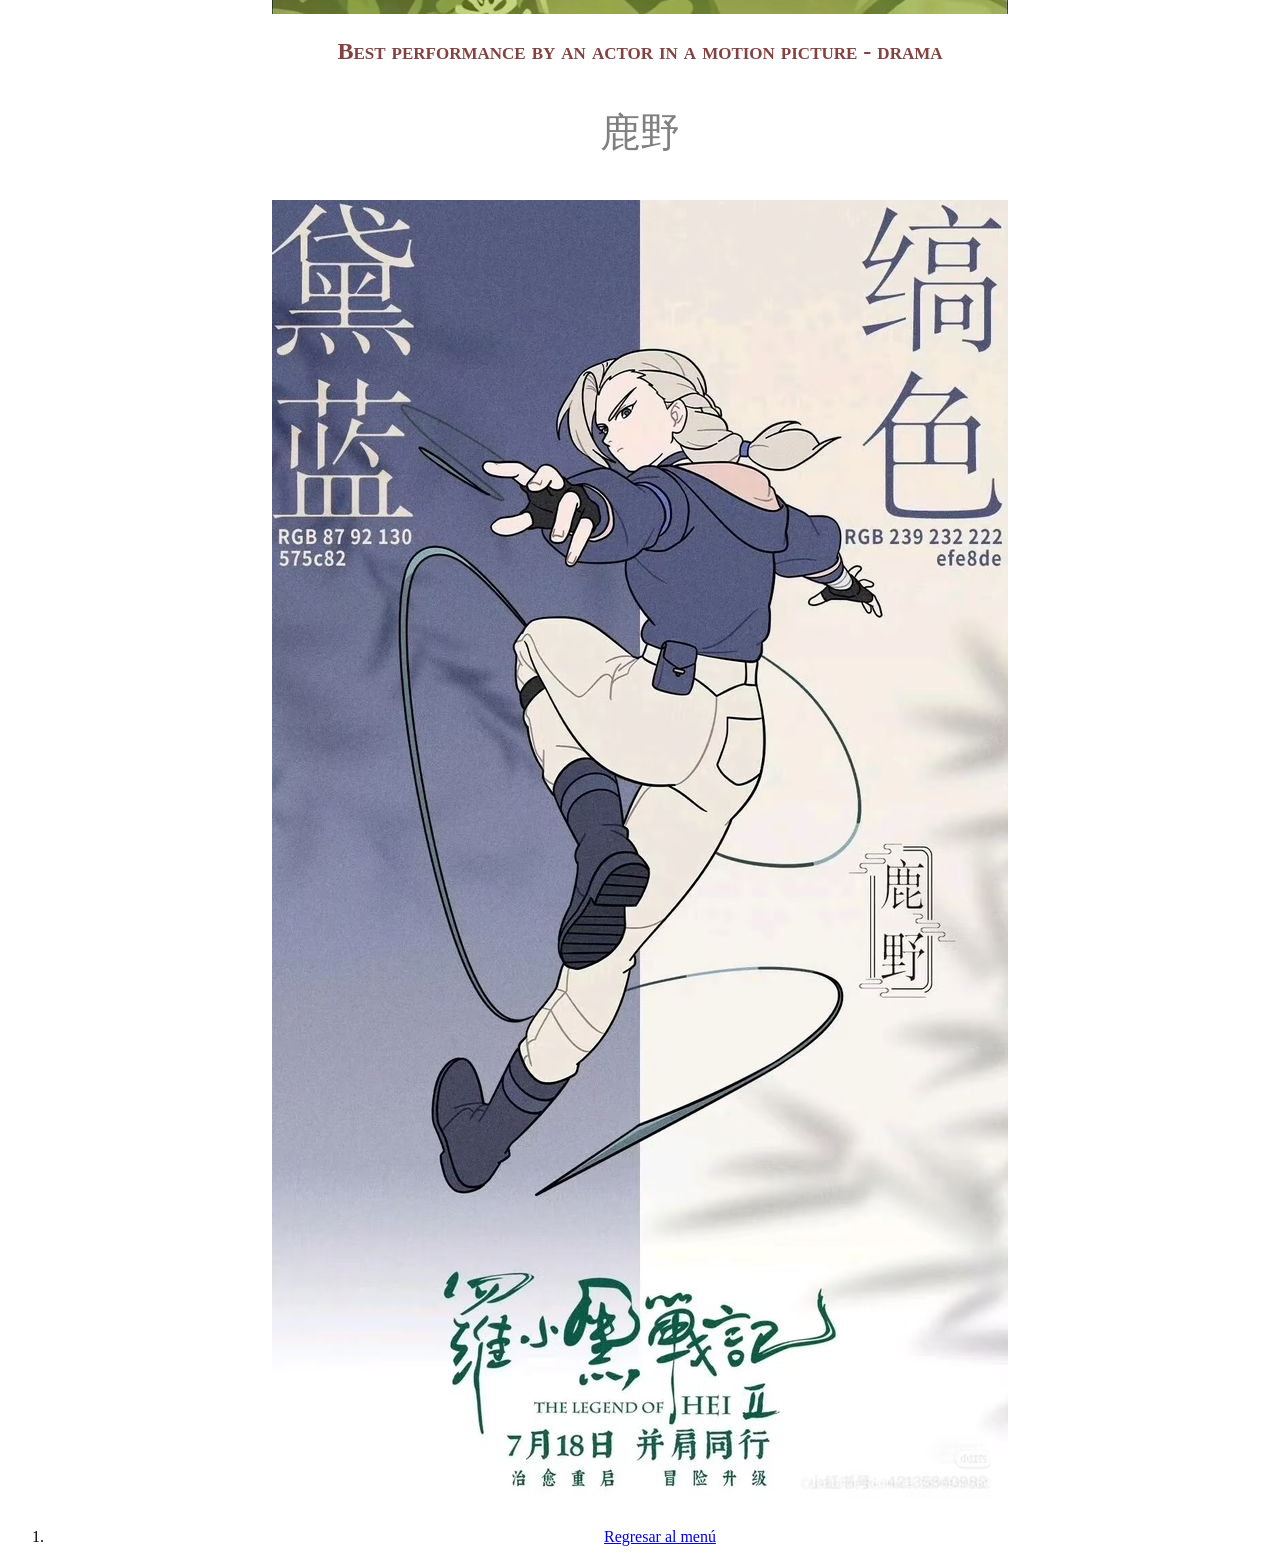
<file: pagina 2/pagina2-1.html>
<!doctype html>
<html>
 <head>
   <meta charset="utf-8">
   <title>Página 2</title>
   <style>
    body {
        background-color:rgb(255, 255, 255);
        text-align: center;
    }
    h1{
        color: black;
    }
    h2 {
        color:rgb(133, 64, 64);
        font-variant: small-caps;
    }
    p {
        color:gray;
        font-size: 40px;
    }
    image {
            display: block;
            width: 500px;
            max-width: 50%;
            height: auto;
            margin: 30px auto;
            border-radius: 15px;
        }
    </style>

 </head>
 <body>
     <h1>Golden Globe Winners 2026</h1>
 </br>
     <h2>Best Motion Picture - Drama</h2>
     <p id="bestdrama">Kingdom</p>
     <img src="BestDrama.jpg" alt="Imagen de prueba">
 </br>
     <h2>Best Motion Picture - Musical or Comedy</h2>
     <p id="bestcomedy">The Amazing World of Gumball</p>
     <img src="BestComedy.jpg" alt="Imagen de prueba">
 </br>
     <h2>Best performance by an actress in a motion picture - drama</h2>
     <p id="bestactress">鹿野</p>
     <img src="BestActress.jpg" alt="Imagen de prueba">
 </br>
     <h2>Best performance by an actor in a motion picture - drama</h2>
     <p id="bestactor">鹿野</p>
     <img src="BestActor.jpg" alt="Imagen de prueba">
       <ol>
        <li>
            <a href="../index.html">Regresar al menú</a>
        </li>
    </ol>
 </body>
</html>
</file>
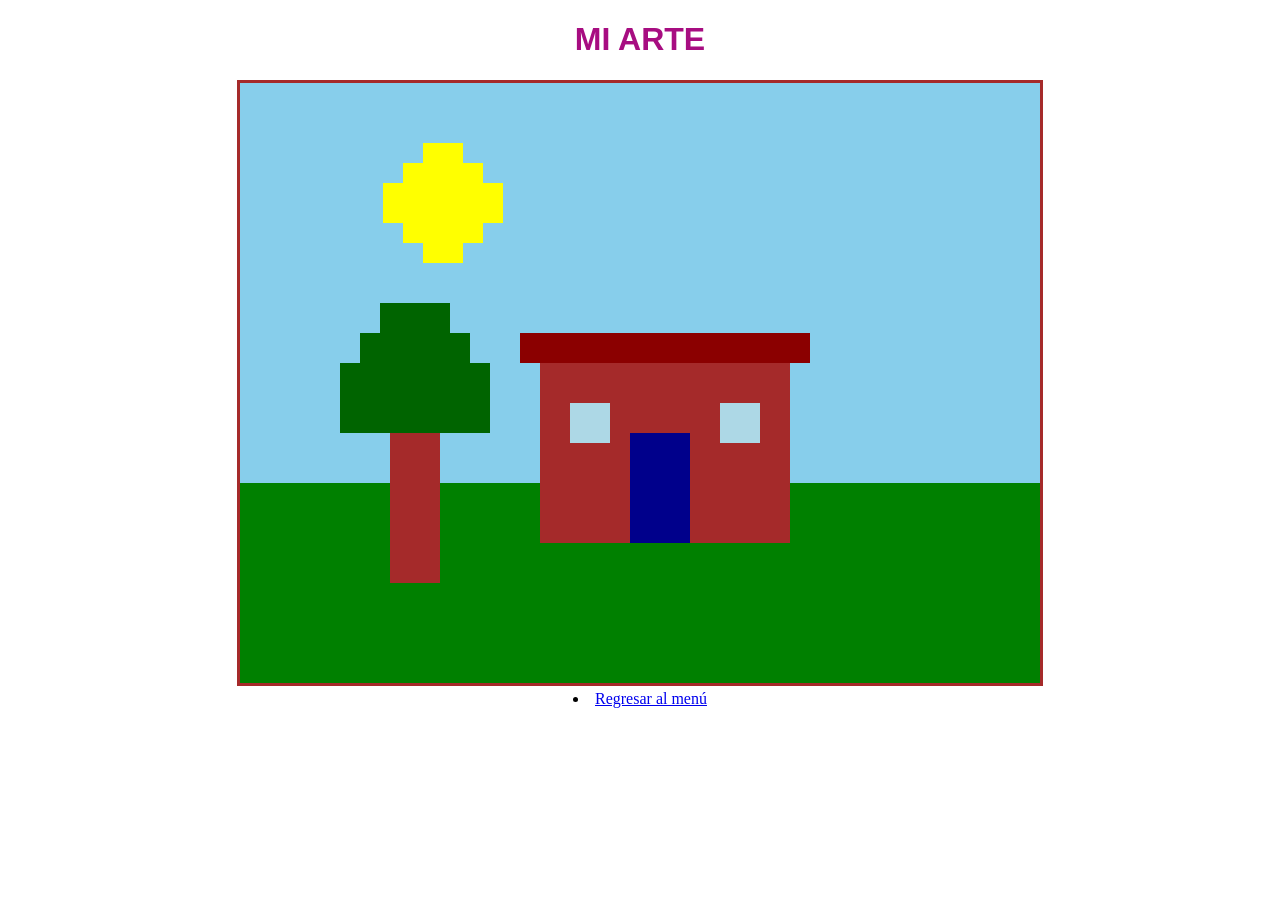
<file: pagina 3/pagina3-1.html>
<!doctype html>
<html>
<head>
  <meta charset="utf-8">
  <title>Pagina 3</title>

  <style>
    canvas {
      border: 3px solid brown;
      background-color: white;
    }
    h1 {
            color: rgb(167, 13, 129);
            text-align: center;
            font-family: 'Gill Sans', 'Gill Sans MT', Calibri, sans-serif;
        }
    body {
        background-color:rgb(255, 255, 255);
        text-align: center;
    }
  </style>
</head>

<body>
    <h1>MI ARTE</h1>


  <canvas id="micanvas" width="800" height="600"></canvas>

  <script>
    var canvas = document.getElementById("micanvas");
    var ctx = canvas.getContext("2d");

    var x = 100;

    function dibujar() {

      // Cielo
      ctx.fillStyle = "skyblue";
      ctx.fillRect(0, 0, 800, 400);

      // Pasto
      ctx.fillStyle = "green";
      ctx.fillRect(0, 400, 800, 200);

      // Sol
      ctx.fillStyle = "yellow";
      ctx.fillRect(x, 80, 80, 80);
      ctx.fillRect(x - 20, 100, 20, 40);
      ctx.fillRect(x + 80, 100, 20, 40);
      ctx.fillRect(x + 20, 60, 40, 20);
      ctx.fillRect(x + 20, 160, 40, 20);

      // Casa
      ctx.fillStyle = "brown";
      ctx.fillRect(300, 280, 250, 180);

      // Techo
      ctx.fillStyle = "darkred";
      ctx.fillRect(280, 250, 290, 30);

      // Puerta
      ctx.fillStyle = "darkblue";
      ctx.fillRect(390, 350, 60, 110);

      // Ventanas
      ctx.fillStyle = "lightblue";
      ctx.fillRect(330, 320, 40, 40);
      ctx.fillRect(480, 320, 40, 40);

      // Árbol
      ctx.fillStyle = "brown";
      ctx.fillRect(150, 350, 50, 150);

      ctx.fillStyle = "darkgreen";
      ctx.fillRect(100, 280, 150, 70);
      ctx.fillRect(120, 250, 110, 30);
      ctx.fillRect(140, 220, 70, 30);

      // Movimiento del sol
      x = x + 1;

      if (x > 700) {
        x = -100;
      }

      requestAnimationFrame(dibujar);
    }

    dibujar();

  </script>

        <li>
            <a href="../index.html">Regresar al menú</a>
        </li>

</body>
</html>
</file>
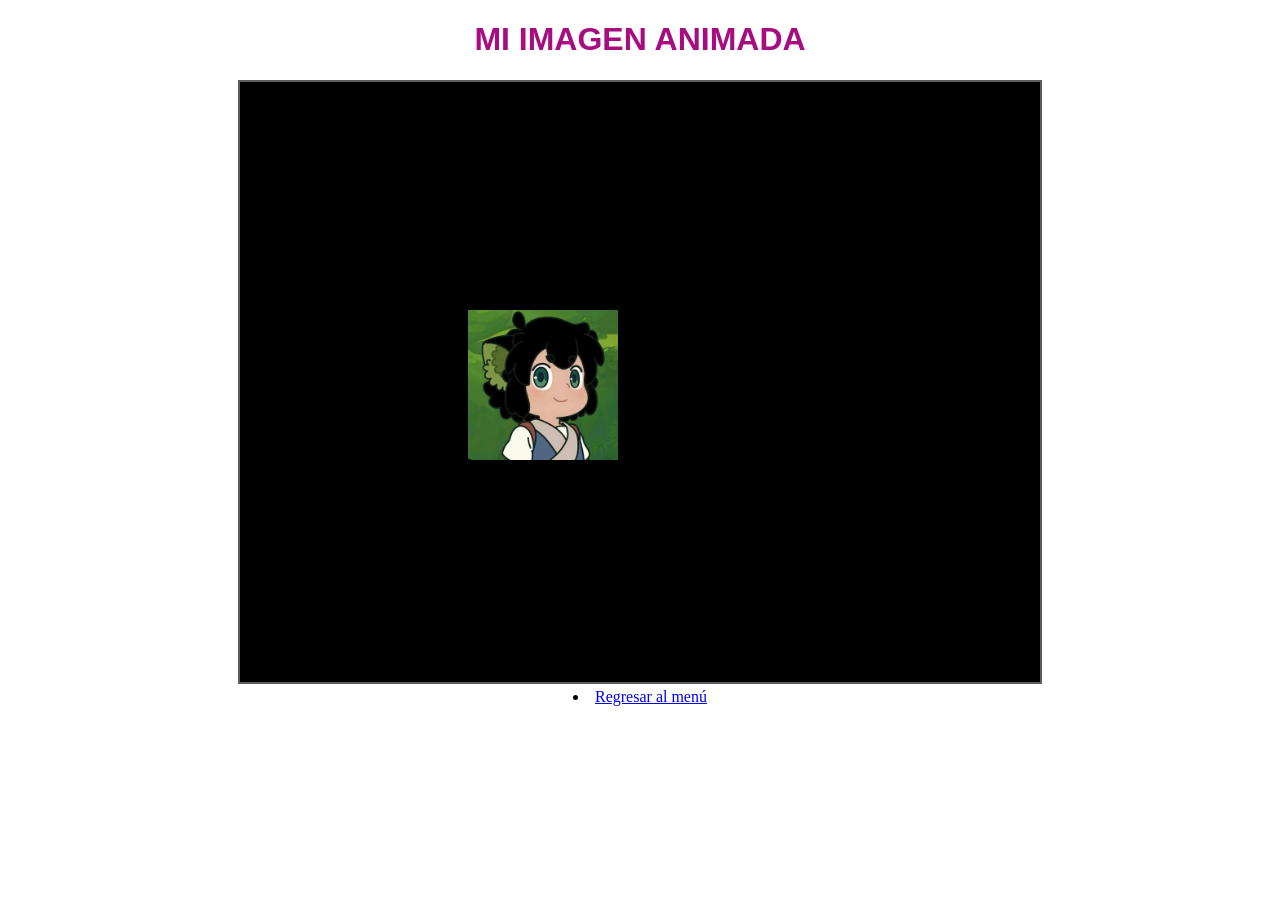
<file: pagina 4/pagina-img-animada.html>
<!doctype html>
<html>
 <head>
   <meta charset="utf-8">
   <title>Pagina imagen animada</title>

   <style>
    body{
        text-align: center;
    }

    canvas{
        border: 2px solid #5e5e5e;
        background-color: rgb(0, 0, 0);
    }
    h1 {
            color: rgb(167, 13, 129);
            text-align: center;
            font-family: 'Gill Sans', 'Gill Sans MT', Calibri, sans-serif;
        }
   </style>

   <script>

        
        var x = 100;
        var y = 100;

        
        var dx = 2;
        var dy = 2;

        
        var ancho = 150;
        var alto = 150;

       
        var imagen = new Image();
        imagen.src = "XiaoHei.jpg";


        function animate(){

            requestAnimationFrame(animate);

            var canvas = document.getElementById("micanvas");
            var context = canvas.getContext("2d");

            
            context.clearRect(0, 0, canvas.width, canvas.height);

           
            context.drawImage(imagen, x, y, ancho, alto);


           
            if (x + ancho >= canvas.width || x <= 0){
                dx = -dx;
            }

            
            if (y + alto >= canvas.height || y <= 0){
                dy = -dy;
            }


           
            x += dx;
            y += dy;
        }

        animate();

   </script>

 </head>

 <body>
    <h1>MI IMAGEN ANIMADA</h1>
    <canvas id="micanvas" width="800" height="600"></canvas>
     <li>
            <a href="../index.html">Regresar al menú</a>
        </li>

 </body>
</html>
</file>
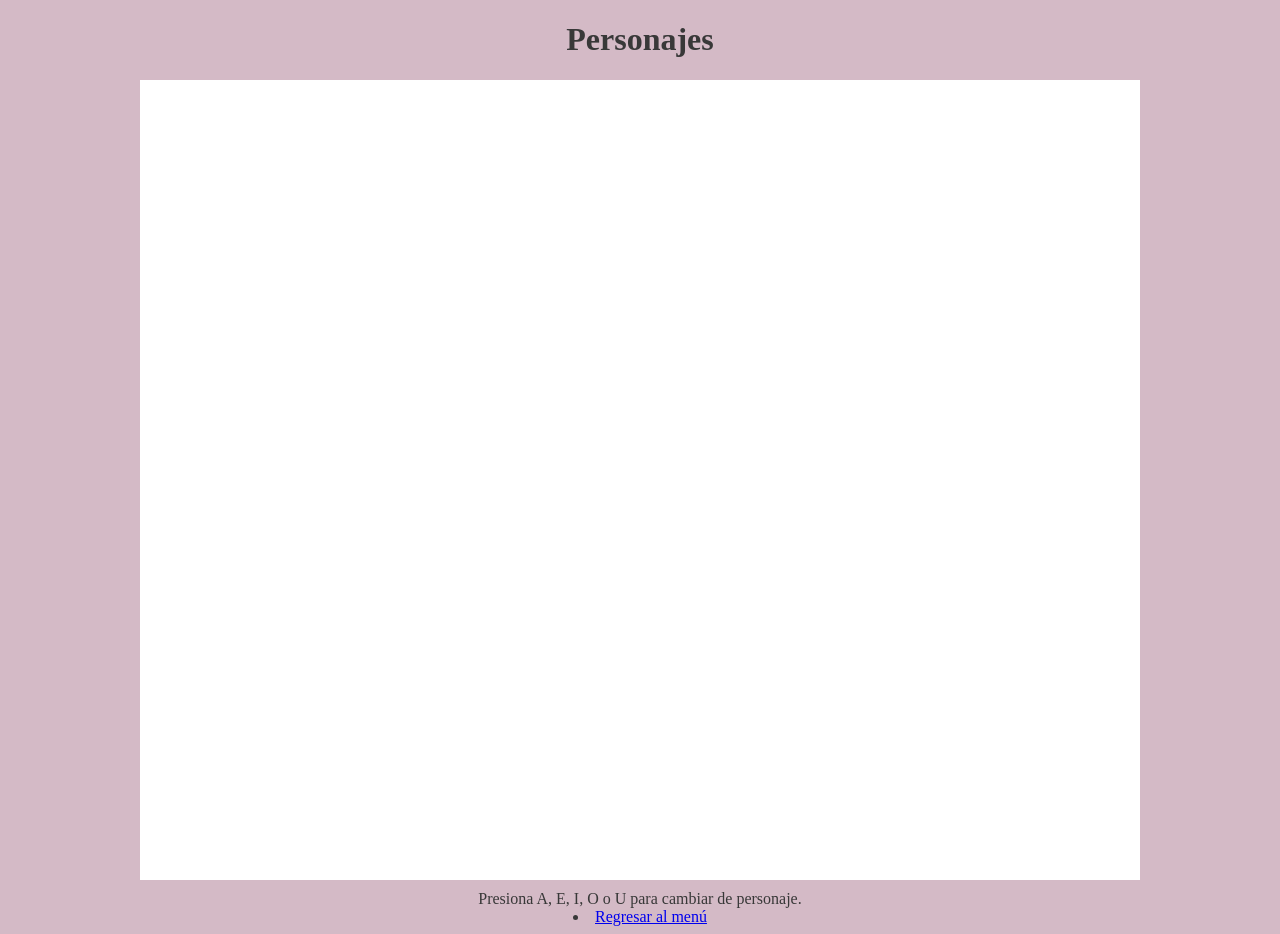
<file: pagina 5/07-key-codes.html>
<!doctype html>
<html>
  <head>
    <meta charset="utf-8">
    <title>Key Codes</title>
    <link rel="stylesheet" href="style.css">
  </head>
  <body>
    <h1>Personajes</h1>
    <canvas id="canvas" width="1000" height="800"></canvas>
    <aside>Presiona A, E, I, O o U para cambiar de personaje.</aside>
    <script src="keycodes.js"></script>
    
    <script>
    window.onload = function () {
        var canvas = document.getElementById("canvas");
        var context = canvas.getContext("2d");

        // Tamaño de la imagen
        var ancho = 300;
        var alto = 600;

        // Posición de la imagen
        var x = (canvas.width - ancho) / 2;
        var y = 150;

        // Imágenes de los personajes
        var luye = new Image();
        luye.src = "Luye.jpg";

        var wuxian = new Image();
        wuxian.src = "Wuxian.jpg";

        var xiaohei = new Image();
        xiaohei.src = "LuoXiaohei.jpg";

        var ximuzi = new Image();
        ximuzi.src = "Ximuzi.jpg";

        var chinian = new Image();
        chinian.src = "Chinian.jpg";


    // Función para mostrar el personaje
    function mostrarPersonaje(nombre, imagen) {
        context.clearRect(
            0,
            0,
            canvas.width,
            canvas.height
        );

        // Nombre del personaje
        context.font = "40px Gill Sans";
        context.fillStyle = "rgb(167, 13, 129)";
        context.textAlign = "center";
        context.fillText(
            nombre,
            canvas.width / 2,
            100
        );

        // Imagen
        context.drawImage(
            imagen,
            x,
            y,
            ancho,
            alto
        );

        // Descripción
        context.font = "18px Verdana";
        context.fillStyle = "#191b38";
        context.textAlign = "center";

        context.fillText(
            descripcion,
            canvas.width / 2,
            y + alto + 50
        );
    }

      function onKeyboardEvent (event) {
        switch (event.keyCode) {
        case keycode.UP:
          console.log("up!");
          context.clearRect(0, 0, innerWidth, innerHeight);
          y-=5;
          context.fillRect(x,y,100,100);
          break;
        case keycode.DOWN:
          console.log("down!");
          context.clearRect(0, 0, innerWidth, innerHeight);
          y+=5;
          context.fillRect(x,y,100,100);
          break;
        case keycode.LEFT:
          console.log("left!");
          context.clearRect(0, 0, innerWidth, innerHeight);
          x-=5;
          context.fillRect(x,y,100,100);
          break;
        case keycode.RIGHT:
          console.log("right!");
          context.clearRect(0, 0, innerWidth, innerHeight);
          x+=5;
          context.fillRect(x,y,100,100);
          break;
        case keycode.SPACE:
          console.log("Jump!");
          break;

        case keycode.A:
            console.log("Letra A");
            mostrarPersonaje(
            "Luye",
            luye);
            break;
        
        case keycode.E:
            console.log("Letra E");
            mostrarPersonaje(
            "Wuxian",
            wuxian);
            break;

        case keycode.I:
            console.log("Letra I");
            mostrarPersonaje(
            "Xiaohei",
            xiaohei);
            break;

        case keycode.O:
            console.log("Letra O");
            mostrarPersonaje(
            "Chinian",
            chinian);
            break;

        case keycode.U:
            console.log("Letra U");
            mostrarPersonaje(
            "Ximuzi",
            ximuzi);
            break;

            
        default:
            console.log(event.keyCode);
        }
      }

      window.addEventListener('keydown', onKeyboardEvent, false);
    };
    </script>
    <li>
            <a href="../index.html">Regresar al menú</a>
      </li>
  </body>
</html>
</file>
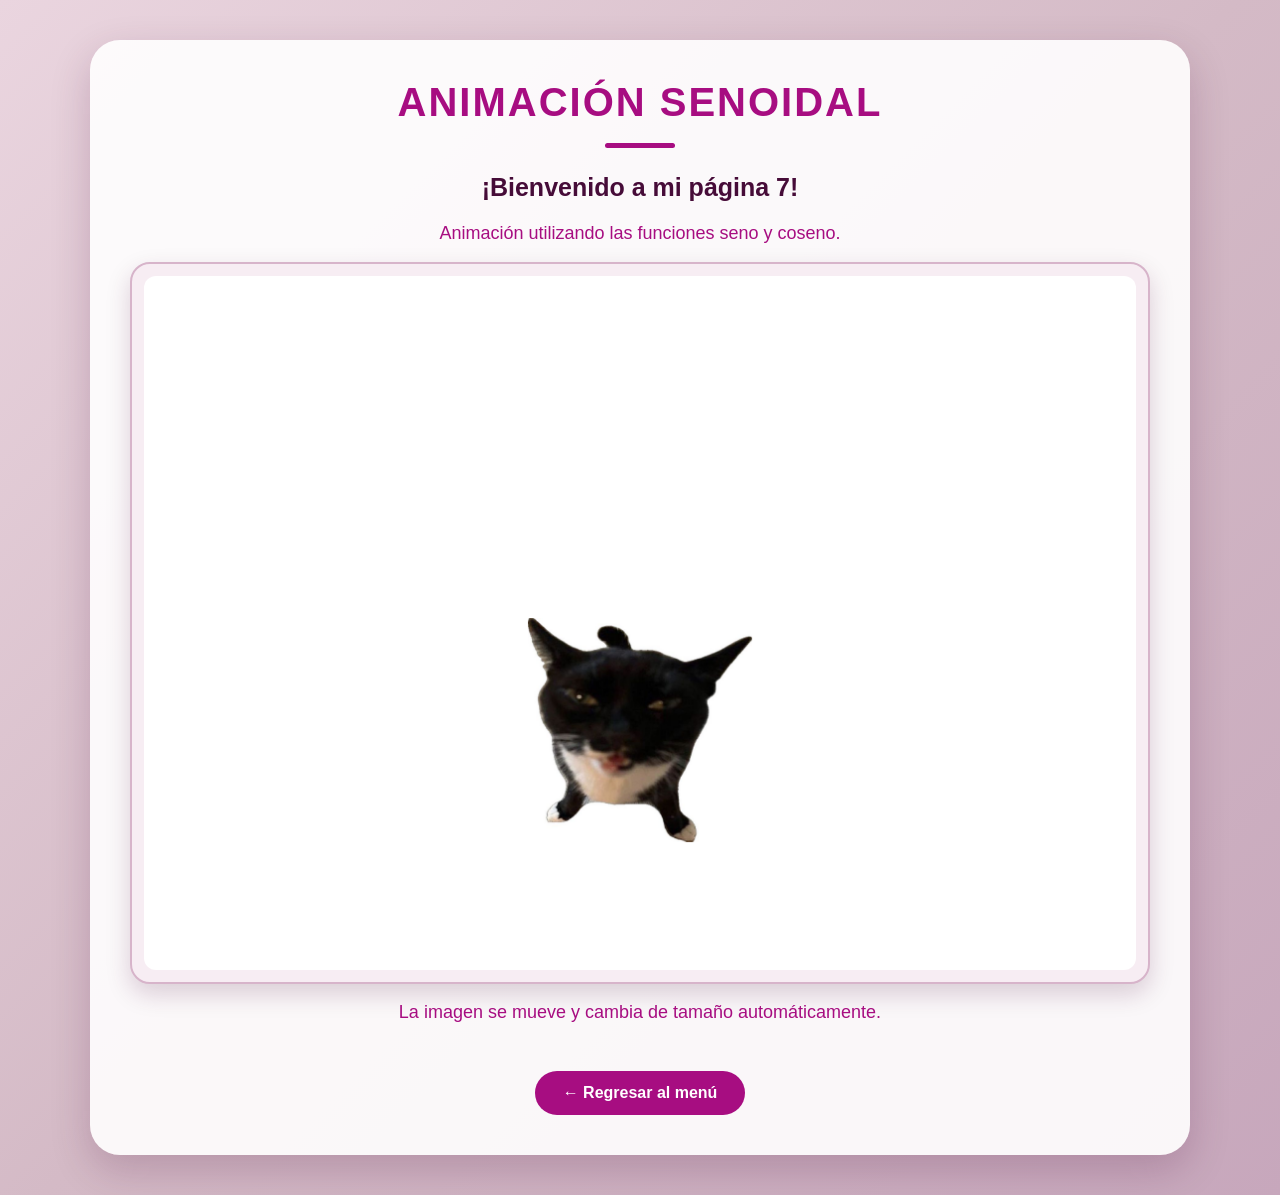
<file: pagina 7 - Parcial 2/onda-senoidalocoseno.html>
<!DOCTYPE html>
<html lang="es">

<head>
    <meta charset="UTF-8">
    <meta name="viewport"
          content="width=device-width, initial-scale=1.0">

    <title>Animación Senoidal</title>
    <style>
        * {
            box-sizing: border-box;
        }

        body {
            margin: 0;
            padding: 40px 20px;
            min-height: 100vh;

            background: linear-gradient(
                135deg,
                #ead5df,
                #d4bac6,
                #c7a7bc
            );

            font-family: 'Gill Sans',
                         'Gill Sans MT',
                         Calibri, sans-serif;

            color: #460c38;
        }


        .container {
            width: 100%;
            max-width: 1100px;
            margin: 0 auto;
            padding: 40px;

            background: rgba(255, 255, 255, 0.90);
            border-radius: 30px;

            box-shadow:
                0 15px 40px rgba(70, 12, 56, 0.20);

            text-align: center;
        }


        h1 {
            margin: 0;
            color: #a70d81;
            font-size: 40px;
            letter-spacing: 2px;
        }

    h2 {
            color: #460c38;
            font-size: 25px;
        }

        .linea {
            width: 70px;
            height: 5px;
            margin: 18px auto 25px;

            background: #a70d81;
            border-radius: 10px;
        }


        p {
            color: #a70d81;
            font-family: 'Franklin Gothic Medium',
                         'Arial Narrow',
                         Arial, sans-serif;
            font-size: 18px;
        }


        .canvas-container {
            width: 100%;
            padding: 12px;

            background: #f7edf3;
            border: 2px solid #d7b4ca;
            border-radius: 20px;

            box-shadow:
                0 10px 25px rgba(70, 12, 56, 0.18);

            overflow: hidden;
        }


        canvas {
            display: block;
            width: 100%;
            height: auto;

            background: white;
            border-radius: 12px;
        }


        .back-button {
            display: inline-block;
            margin-top: 30px;
            padding: 13px 28px;

            background: #a70d81;
            color: white;

            text-decoration: none;
            border-radius: 30px;

            font-size: 16px;
            font-weight: bold;

            transition:
                background 0.3s ease,
                transform 0.3s ease,
                box-shadow 0.3s ease;
        }


        .back-button:hover {
            background: #7d0961;
            transform: translateY(-3px);

            box-shadow:
                0 8px 18px rgba(167, 13, 129, 0.30);
        }

        
        @media (max-width: 700px) {

            body {
                padding: 20px 12px;
            }

            .container {
                padding: 25px 15px;
                border-radius: 20px;
            }

            h1 {
                font-size: 30px;
            }

            h2 {
                font-size: 21px;
            }

            p {
                font-size: 16px;
            }
        }

    </style>

</head>

<body>

    <main class="container">

        <h1>ANIMACIÓN SENOIDAL</h1>
        
        <div class="linea"></div>

        <h2>¡Bienvenido a mi página 7!</h2>

        <p>
            Animación utilizando las funciones seno y coseno.
        </p>


        <div class="canvas-container">

            <canvas
                id="canvas"
                width="1000"
                height="700">
            </canvas>

        </div>

        <p>
            La imagen se mueve y cambia de tamaño
            automáticamente.
        </p>

        <a class="back-button"
           href="../index.html">
            ← Regresar al menú
        </a>

    </main>


    <script>

        window.onload = function () {

            var canvas =
                document.getElementById("canvas");
            var context =
                canvas.getContext("2d");
            var imagen = new Image();
            imagen.src = "gato.jpg";
            var tiempo = 0;
            var centroX = canvas.width / 2;
            var centroY = canvas.height / 2;
            var ancho = 200;
            var alto = 200;

            function drawFrame() {
                window.requestAnimationFrame(drawFrame);
                context.clearRect(
                    0,
                    0,
                    canvas.width,
                    canvas.height
                );

                var posicionY =
                    centroY + Math.sin(tiempo) * 120;
                var escala =
                    1 + Math.cos(tiempo) * 0.3;
                context.save();
                context.translate(
                    centroX,
                    posicionY
                );

                context.scale(
                    escala,
                    escala
                );

                if (imagen.complete &&
                    imagen.naturalWidth > 0) {
                    context.drawImage(
                        imagen,
                        -ancho / 2,
                        -alto / 2,
                        ancho,
                        alto
                    );
                } else {
                    context.fillStyle = "#a70d81";
                    context.beginPath();
                    context.arc(
                        0,
                        0,
                        90,
                        0,
                        Math.PI * 2
                    );
                    context.fill();
                }

                context.restore();

                tiempo += 0.02;

            }
            drawFrame();

        };

    </script>

</body>
</html>
</file>
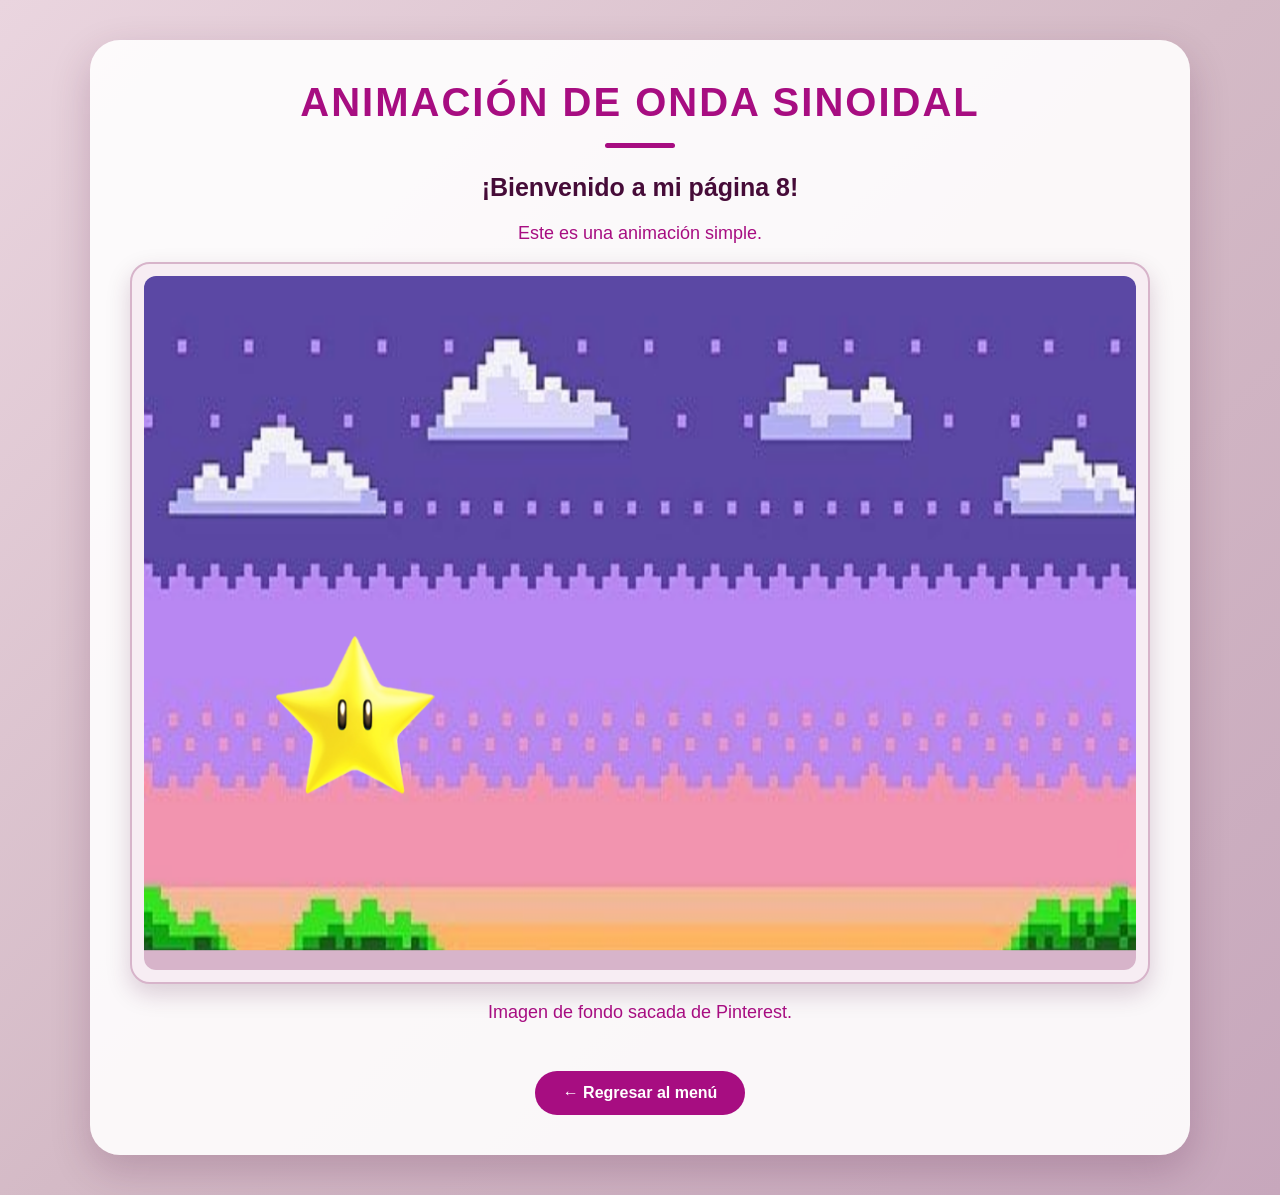
<file: pagina 8 - Parcial 2/Animacion onda sinoidal.html>
<!DOCTYPE html>
<html lang="es">

<head>
    <meta charset="UTF-8">
    <meta name="viewport"
          content="width=device-width, initial-scale=1.0">

    <title>Animación Senoidal</title>
    <style>
        * {
            box-sizing: border-box;
        }

        body {
            margin: 0;
            padding: 40px 20px;
            min-height: 100vh;

            background: linear-gradient(
                135deg,
                #ead5df,
                #d4bac6,
                #c7a7bc
            );

            font-family: 'Gill Sans',
                         'Gill Sans MT',
                         Calibri, sans-serif;

            color: #460c38;
        }


        .container {
            width: 100%;
            max-width: 1100px;
            margin: 0 auto;
            padding: 40px;

            background: rgba(255, 255, 255, 0.90);
            border-radius: 30px;

            box-shadow:
                0 15px 40px rgba(70, 12, 56, 0.20);

            text-align: center;
        }


        h1 {
            margin: 0;
            color: #a70d81;
            font-size: 40px;
            letter-spacing: 2px;
        }

        h2 {
            color: #460c38;
            font-size: 25px;
        }

        .linea {
            width: 70px;
            height: 5px;
            margin: 18px auto 25px;

            background: #a70d81;
            border-radius: 10px;
        }


        p {
            color: #a70d81;
            font-family: 'Franklin Gothic Medium',
                         'Arial Narrow',
                         Arial, sans-serif;
            font-size: 18px;
        }


        .canvas-container {
            width: 100%;
            padding: 12px;

            background: #f7edf3;
            border: 2px solid #d7b4ca;
            border-radius: 20px;

            box-shadow:
                0 10px 25px rgba(70, 12, 56, 0.18);

            overflow: hidden;
        }


        canvas {
            display: block;
            width: 100%;
            height: auto;

            background: white;
            border-radius: 12px;
        }


        .back-button {
            display: inline-block;
            margin-top: 30px;
            padding: 13px 28px;

            background: #a70d81;
            color: white;

            text-decoration: none;
            border-radius: 30px;

            font-size: 16px;
            font-weight: bold;

            transition:
                background 0.3s ease,
                transform 0.3s ease,
                box-shadow 0.3s ease;
        }


        .back-button:hover {
            background: #7d0961;
            transform: translateY(-3px);

            box-shadow:
                0 8px 18px rgba(167, 13, 129, 0.30);
        }

        
        @media (max-width: 700px) {

            body {
                padding: 20px 12px;
            }

            .container {
                padding: 25px 15px;
                border-radius: 20px;
            }

            h1 {
                font-size: 30px;
            }

            h2 {
                font-size: 21px;
            }

            p {
                font-size: 16px;
            }
        }

    </style>
</head>


<body>

    <main class="container">

        <h1>ANIMACIÓN DE ONDA SINOIDAL</h1>

        <div class="linea"></div>

        <h2>¡Bienvenido a mi página 8!</h2>

        <p>
            Este es una animación simple.
        </p>


        <div class="canvas-container">

            <canvas
                id="canvas"
                width="1000"
                height="700">
            </canvas>

        </div>


        <p>
            Imagen de fondo sacada de Pinterest.
        </p>


        <a
            class="back-button"
            href="../index.html">
            ← Regresar al menú
        </a>

    </main>


    <script>

        window.onload = function () {

            var canvas =
                document.getElementById("canvas");

            var context =
                canvas.getContext("2d");

            var personaje = new Image();
            personaje.src = "star.png";
            var fondo = new Image();
            fondo.src = "fondo.jpg";

            var tiempo = 0;
            var ancho = 160;
            var alto = 160;
            var piso = canvas.height - 20;
            var alturaSalto = 180;
            var velocidad = 2.5;
            var posicionX = 0;
            var direccion = 1;

            function drawFrame() {

                window.requestAnimationFrame(drawFrame);

                context.clearRect(
                    0,
                    0,
                    canvas.width,
                    canvas.height
                );


                if (
                    fondo.complete &&
                    fondo.naturalWidth > 0
                ) {

                    context.drawImage(
                        fondo,
                        0,
                        0,
                        canvas.width,
                        canvas.height
                    );

                } else {


                    context.fillStyle = "#fceef5";
                    context.fillRect(
                        0,
                        0,
                        canvas.width,
                        canvas.height
                    );

                }

                context.fillStyle = "#d7b4ca";

                context.fillRect(
                    0,
                    piso,
                    canvas.width,
                    canvas.height - piso
                );

                posicionX += velocidad * direccion;

                if (
                    posicionX >= canvas.width - ancho
                ) {

                    posicionX = canvas.width - ancho;
                    direccion = -1;

                } else if (posicionX <= 0) {

                    posicionX = 0;
                    direccion = 1;

                }

                var salto =
                    Math.abs(Math.sin(tiempo)) *
                    alturaSalto;

                var posicionY =
                    piso - alto - salto;

                if (
                    personaje.complete &&
                    personaje.naturalWidth > 0
                ) {

                    context.save();

                    if (direccion === -1) {

                        context.translate(
                            posicionX + ancho,
                            0
                        );

                        context.scale(-1, 1);

                        context.drawImage(
                            personaje,
                            0,
                            posicionY,
                            ancho,
                            alto
                        );

                    } else {

                        context.drawImage(
                            personaje,
                            posicionX,
                            posicionY,
                            ancho,
                            alto
                        );

                    }

                    context.restore();

                } else {
                    context.fillStyle = "#a70d81";
                    context.fillRect(
                        posicionX,
                        posicionY,
                        ancho,
                        alto
                    );

                }

                tiempo += 0.04;

            }

            drawFrame();

        };

    </script>
</body>
</html>
</file>
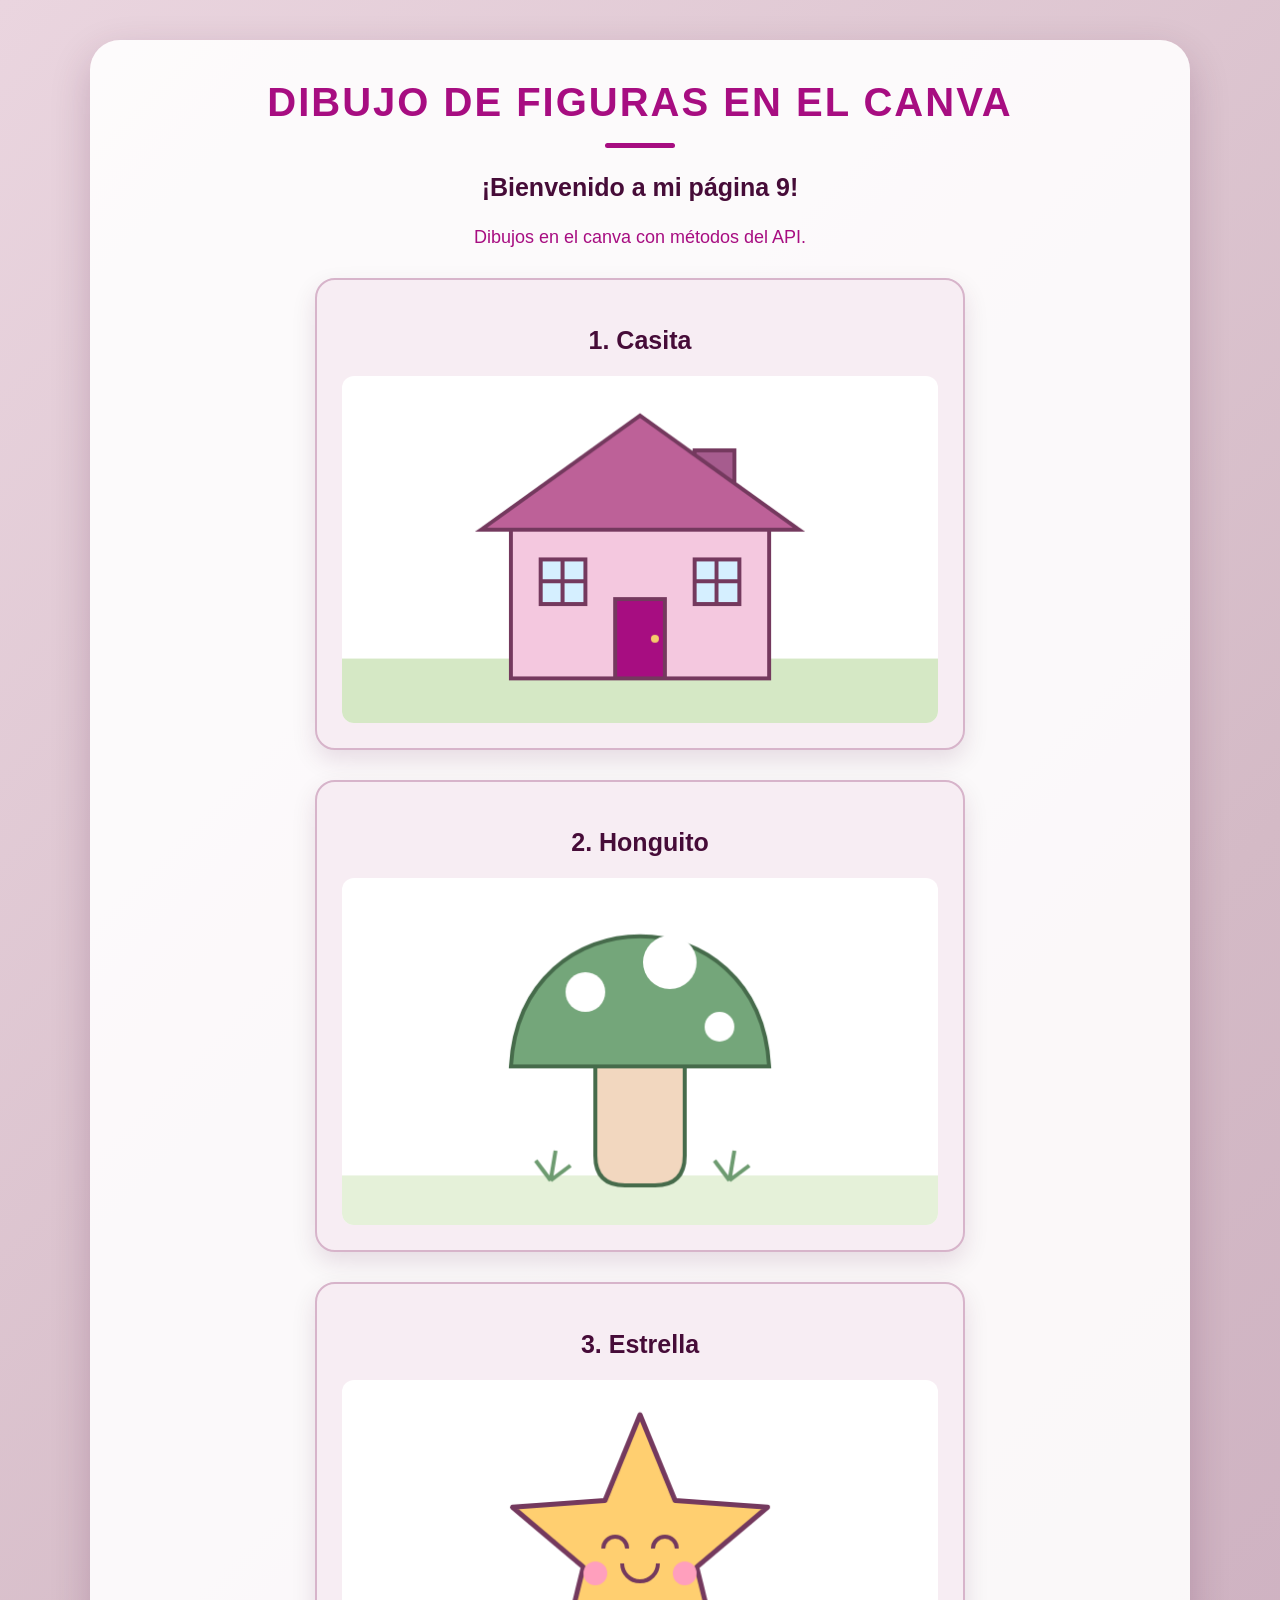
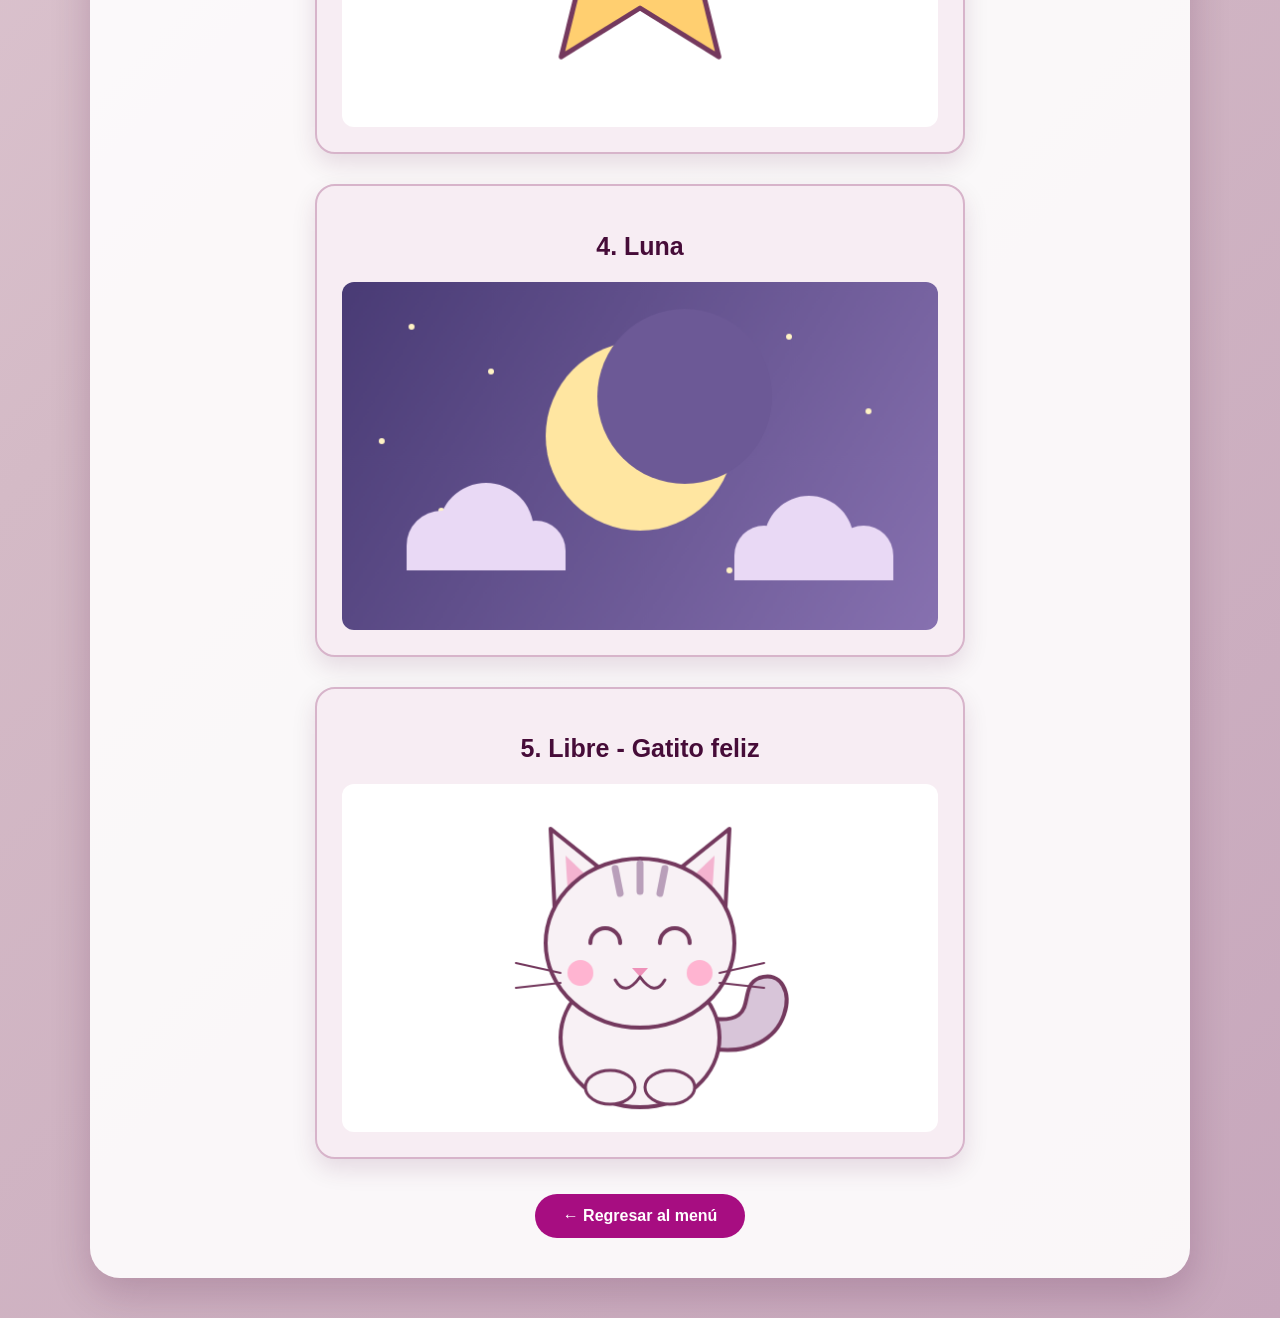
<file: pagina 9 - Parcial 2/Dibujo-de-figuras-en-el-canvas.html>
<!DOCTYPE html>
<html lang="es">

<head>
    <meta charset="UTF-8">
    <meta name="viewport"
          content="width=device-width, initial-scale=1.0">

    <title>Figuras con Canvas API</title>
    <style>
        * {
            box-sizing: border-box;
        }

        body {
            margin: 0;
            padding: 40px 20px;
            min-height: 100vh;

            background: linear-gradient(
                135deg,
                #ead5df,
                #d4bac6,
                #c7a7bc
            );

            font-family: 'Gill Sans',
                         'Gill Sans MT',
                         Calibri, sans-serif;

            color: #460c38;
        }


        .container {
            width: 100%;
            max-width: 1100px;
            margin: 0 auto;
            padding: 40px;

            background: rgba(255,255,255,0.90);
            border-radius: 30px;

            box-shadow:
                0 15px 40px rgba(70,12,56,0.20);

            text-align: center;
        }


        h1 {
            margin: 0;
            color: rgb(167, 13, 129);
            font-size: 40px;
            letter-spacing: 2px;
        }


        h2 {
            color: #460c38;
            font-size: 25px;
        }


        .linea {
            width: 70px;
            height: 5px;
            margin: 18px auto 25px;
            background: #a70d81;
            border-radius: 10px;
        }


        p {
            margin: 25px 0;
            color: #a70d81;
            font-family: 'Franklin Gothic Medium',
                         'Arial Narrow',
                         Arial, sans-serif;
            font-size: 18px;
        }


        .figuras {
            display: flex;
            flex-direction: column;
            align-items: center;
            gap: 30px;
            margin-top: 30px;
        }


        .figura {
            width: 100%;
            max-width: 650px;
            padding: 25px;

            background: #f7edf3;
            border: 2px solid #d7b4ca;
            border-radius: 20px;

            box-shadow:
                0 10px 25px rgba(70,12,56,0.12);
        }


        canvas {
            display: block;
            width: 100%;
            height: auto;

            background: white;
            border-radius: 12px;
        }


        .back-button {
            display: inline-block;
            margin-top: 35px;
            padding: 13px 28px;

            background: #a70d81;
            color: white;
            text-decoration: none;

            border-radius: 30px;
            font-size: 16px;
            font-weight: bold;

            transition:
                background 0.3s ease,
                transform 0.3s ease,
                box-shadow 0.3s ease;
        }


        .back-button:hover {
            background: #7d0961;
            transform: translateY(-3px);

            box-shadow:
                0 8px 18px rgba(167,13,129,0.30);
        }


          @media (max-width: 700px) {

            body {
                padding: 20px 12px;
            }

            .container {
                padding: 25px 15px;
                border-radius: 20px;
            }

            h1 {
                font-size: 30px;
            }

            h2 {
                font-size: 21px;
            }

            p {
                font-size: 16px;
            }
        }
    </style>
</head>


<body>
    <main class="container">

        <h1>DIBUJO DE FIGURAS EN EL CANVA</h1>

        <div class="linea"></div>

        <h2>¡Bienvenido a mi página 9!</h2>

        <p>
            Dibujos en el canva con métodos del API.
        </p>

        <div class="figuras">
            <section class="figura">

                <h2>1. Casita</h2>

                <canvas
                    id="canvasCasa"
                    width="600"
                    height="350">
                </canvas>

            </section>


            <section class="figura">

                <h2>2. Honguito</h2>

                <canvas
                    id="canvasHongo"
                    width="600"
                    height="350">
                </canvas>

            </section>


            <section class="figura">

                <h2>3. Estrella</h2>

                <canvas
                    id="canvasEstrella"
                    width="600"
                    height="350">
                </canvas>

            </section>


            <section class="figura">

                <h2>4. Luna</h2>

                <canvas
                    id="canvasLuna"
                    width="600"
                    height="350">
                </canvas>

            </section>


            <section class="figura">

                <h2>5. Libre - Gatito feliz</h2>

                <canvas
                    id="canvasGato"
                    width="600"
                    height="350">
                </canvas>

            </section>

        </div>


        <a class="back-button"
           href="../index.html">
            ← Regresar al menú
        </a>

    </main>


    <script>

    window.onload = function () {

        var canvasCasa =
            document.getElementById("canvasCasa");

        var casa =
            canvasCasa.getContext("2d");

        casa.fillStyle = "#d5e8c5";
        casa.fillRect(0, 285, 600, 65);

        casa.fillStyle = "#a65c8e";
        casa.fillRect(355, 75, 40, 85);

        casa.strokeStyle = "#74395e";
        casa.lineWidth = 4;
        casa.strokeRect(355, 75, 40, 85);

        casa.fillStyle = "#f4c8df";
        casa.fillRect(170, 155, 260, 150);

        casa.strokeRect(170, 155, 260, 150);

        casa.beginPath();

        casa.moveTo(140, 155);
        casa.lineTo(300, 40);
        casa.lineTo(460, 155);

        casa.closePath();

        casa.fillStyle = "#bd6198";
        casa.fill();
        casa.stroke();

        casa.fillStyle = "#a70d81";
        casa.fillRect(275, 225, 50, 80);

        casa.strokeRect(275, 225, 50, 80);

        casa.beginPath();
        casa.arc(315, 265, 4, 0, Math.PI * 2);

        casa.fillStyle = "#f5cb6b";
        casa.fill();

        casa.fillStyle = "#d5efff";

        casa.fillRect(200, 185, 45, 45);
        casa.fillRect(355, 185, 45, 45);

        casa.strokeRect(200, 185, 45, 45);
        casa.strokeRect(355, 185, 45, 45);

        casa.beginPath();

        casa.moveTo(222, 185);
        casa.lineTo(222, 230);

        casa.moveTo(200, 207);
        casa.lineTo(245, 207);

        casa.moveTo(377, 185);
        casa.lineTo(377, 230);

        casa.moveTo(355, 207);
        casa.lineTo(400, 207);

        casa.stroke();


        var canvasHongo =
            document.getElementById("canvasHongo");

        var hongo =
            canvasHongo.getContext("2d");

        hongo.fillStyle = "#e5f1d9";
        hongo.fillRect(0, 300, 600, 50);

        hongo.beginPath();

        hongo.moveTo(255, 175);
        hongo.lineTo(255, 280);

        hongo.quadraticCurveTo(
            255, 310,
            285, 310
        );

        hongo.lineTo(315, 310);

        hongo.quadraticCurveTo(
            345, 310,
            345, 280
        );

        hongo.lineTo(345, 175);

        hongo.closePath();

        hongo.fillStyle = "#f2d7bf";
        hongo.fill();

        hongo.strokeStyle = "#466b4b";
        hongo.lineWidth = 4;
        hongo.stroke();

        hongo.beginPath();

        hongo.moveTo(170, 190);

        hongo.bezierCurveTo(
            180, 15,
            420, 15,
            430, 190
        );

        hongo.closePath();

        hongo.fillStyle = "#74a67a";
        hongo.fill();

        hongo.stroke();

        hongo.fillStyle = "#ffffff";

        hongo.beginPath();
        hongo.arc(245, 115, 20, 0, Math.PI * 2);
        hongo.fill();

        hongo.beginPath();
        hongo.arc(330, 85, 27, 0, Math.PI * 2);
        hongo.fill();

        hongo.beginPath();
        hongo.arc(380, 150, 15, 0, Math.PI * 2);
        hongo.fill();

        hongo.strokeStyle = "#6d9b70";
        hongo.lineWidth = 4;

        hongo.beginPath();

        hongo.moveTo(210, 305);
        hongo.lineTo(195, 285);

        hongo.moveTo(210, 305);
        hongo.lineTo(215, 275);

        hongo.moveTo(210, 305);
        hongo.lineTo(230, 290);

        hongo.moveTo(390, 305);
        hongo.lineTo(375, 285);

        hongo.moveTo(390, 305);
        hongo.lineTo(395, 275);

        hongo.moveTo(390, 305);
        hongo.lineTo(410, 290);

        hongo.stroke();


        var canvasEstrella =
            document.getElementById("canvasEstrella");

        var estrella =
            canvasEstrella.getContext("2d");

        var centroX = 300;
        var centroY = 170;

        var radioExterior = 135;
        var radioInterior = 60;

        var puntas = 5;

        estrella.beginPath();

        for (var i = 0; i < puntas * 2; i++) {
            var radio =
                i % 2 === 0
                ? radioExterior
                : radioInterior;

            var angulo =
                Math.PI * i / puntas
                - Math.PI / 2;

            var x =
                centroX +
                Math.cos(angulo) * radio;

            var y =
                centroY +
                Math.sin(angulo) * radio;

            if (i === 0) {
                estrella.moveTo(x, y);
            } else {
                estrella.lineTo(x, y);
            }
        }

        estrella.closePath();

        estrella.fillStyle = "#ffcf70";
        estrella.fill();

        estrella.strokeStyle = "#74395e";
        estrella.lineWidth = 5;
        estrella.lineJoin = "round";
        estrella.stroke();

        estrella.beginPath();

        estrella.arc(
            275, 170,
            12,
            Math.PI,
            0
        );

        estrella.strokeStyle = "#74395e";
        estrella.lineWidth = 4;
        estrella.stroke();

        estrella.beginPath();

        estrella.arc(
            325, 170,
            12,
            Math.PI,
            0
        );

        estrella.stroke();

        estrella.beginPath();

        estrella.arc(
            300, 185,
            18,
            0,
            Math.PI
        );

        estrella.stroke();

        estrella.fillStyle = "#ff9fbd";

        estrella.beginPath();
        estrella.arc(255, 195, 12, 0, Math.PI * 2);
        estrella.fill();

        estrella.beginPath();
        estrella.arc(345, 195, 12, 0, Math.PI * 2);
        estrella.fill();


        var canvasLuna =
            document.getElementById("canvasLuna");

        var luna =
            canvasLuna.getContext("2d");

        var cielo = luna.createLinearGradient(
            0, 0, 600, 350
        );

        cielo.addColorStop(0, "#493b75");
        cielo.addColorStop(1, "#8771b0");

        luna.fillStyle = cielo;

        luna.fillRect(0, 0, 600, 350);

        luna.fillStyle = "#fff3c4";

        var estrellas = [
            [70, 45],
            [150, 90],
            [450, 55],
            [530, 130],
            [100, 230],
            [490, 270],
            [350, 35],
            [390, 290],
            [40, 160]
        ];

        for (var j = 0; j < estrellas.length; j++) {

            luna.beginPath();

            luna.arc(
                estrellas[j][0],
                estrellas[j][1],
                3,
                0,
                Math.PI * 2
            );

            luna.fill();
        }

        luna.beginPath();

        luna.arc(
            300, 155,
            95,
            0,
            Math.PI * 2
        );

        luna.fillStyle = "#ffe6a1";
        luna.fill();

        luna.save();

        luna.beginPath();

        luna.arc(
            345, 115,
            88,
            0,
            Math.PI * 2
        );

        luna.clip();

        luna.fillStyle = "#6c5996";

        luna.fillRect(
            200, 0,
            250, 260
        );

        luna.restore();

        luna.fillStyle = "#e9d9f5";

        luna.beginPath();

        luna.arc(100, 265, 35, Math.PI, 0);
        luna.arc(145, 250, 48, Math.PI, 0);
        luna.arc(195, 270, 30, Math.PI, 0);

        luna.lineTo(225, 290);
        luna.lineTo(65, 290);

        luna.closePath();
        luna.fill();

        luna.beginPath();

        luna.arc(425, 275, 30, Math.PI, 0);
        luna.arc(470, 260, 45, Math.PI, 0);
        luna.arc(525, 275, 30, Math.PI, 0);

        luna.lineTo(555, 300);
        luna.lineTo(395, 300);

        luna.closePath();
        luna.fill();


        var canvasGato =
            document.getElementById("canvasGato");

        var gato =
            canvasGato.getContext("2d");


        gato.strokeStyle = "#74395e";
        gato.lineWidth = 4;
        gato.lineCap = "round";
        gato.lineJoin = "round";

        gato.beginPath();

        gato.moveTo(365, 265);

        gato.bezierCurveTo(
            460, 285,
            465, 180,
            420, 195
        );

        gato.bezierCurveTo(
            395, 205,
            425, 245,
            365, 235
        );

        gato.fillStyle = "#d8c5d9";
        gato.fill();
        gato.stroke();

        gato.beginPath();

        gato.ellipse(
            300, 255,
            80, 70,
            0,
            0,
            Math.PI * 2
        );

        gato.fillStyle = "#f8f1f5";
        gato.fill();
        gato.stroke();

        gato.beginPath();

        gato.moveTo(215, 145);
        gato.lineTo(210, 45);
        gato.lineTo(285, 105);

        gato.closePath();

        gato.fillStyle = "#f8f1f5";
        gato.fill();
        gato.stroke();

        gato.beginPath();

        gato.moveTo(315, 105);
        gato.lineTo(390, 45);
        gato.lineTo(385, 145);

        gato.closePath();

        gato.fill();
        gato.stroke();

        gato.fillStyle = "#f4b3d0";

        gato.beginPath();

        gato.moveTo(228, 120);
        gato.lineTo(225, 72);
        gato.lineTo(265, 110);

        gato.closePath();
        gato.fill();

        gato.beginPath();

        gato.moveTo(335, 110);
        gato.lineTo(375, 72);
        gato.lineTo(372, 120);

        gato.closePath();
        gato.fill();

        gato.beginPath();

        gato.ellipse(
            300, 160,
            95, 85,
            0,
            0,
            Math.PI * 2
        );

        gato.fillStyle = "#f8f1f5";
        gato.fill();
        gato.stroke();

        gato.strokeStyle = "#b99fba";
        gato.lineWidth = 7;

        gato.beginPath();

        gato.moveTo(275, 85);
        gato.lineTo(280, 110);

        gato.moveTo(300, 80);
        gato.lineTo(300, 108);

        gato.moveTo(325, 85);
        gato.lineTo(320, 110);

        gato.stroke();

        gato.strokeStyle = "#74395e";
        gato.lineWidth = 4;

        gato.beginPath();

        gato.arc(
            265, 160,
            15,
            Math.PI,
            0
        );

        gato.stroke();

        gato.beginPath();

        gato.arc(
            335, 160,
            15,
            Math.PI,
            0
        );

        gato.stroke();

        gato.fillStyle = "#ef91b9";

        gato.beginPath();

        gato.moveTo(292, 185);
        gato.lineTo(308, 185);
        gato.lineTo(300, 194);

        gato.closePath();
        gato.fill();

        gato.strokeStyle = "#74395e";
        gato.lineWidth = 3;

        gato.beginPath();

        gato.moveTo(300, 194);

        gato.quadraticCurveTo(
            285, 215,
            275, 197
        );

        gato.moveTo(300, 194);

        gato.quadraticCurveTo(
            315, 215,
            325, 197
        );

        gato.stroke();

        gato.fillStyle = "#ffb4d1";

        gato.beginPath();
        gato.arc(240, 190, 13, 0, Math.PI * 2);
        gato.fill();

        gato.beginPath();
        gato.arc(360, 190, 13, 0, Math.PI * 2);
        gato.fill();

        gato.strokeStyle = "#74395e";
        gato.lineWidth = 2;

        gato.beginPath();

        gato.moveTo(220, 190);
        gato.lineTo(175, 180);

        gato.moveTo(220, 200);
        gato.lineTo(175, 205);

        gato.moveTo(380, 190);
        gato.lineTo(425, 180);

        gato.moveTo(380, 200);
        gato.lineTo(425, 205);

        gato.stroke();

        gato.fillStyle = "#f8f1f5";
        gato.strokeStyle = "#74395e";
        gato.lineWidth = 3;

        gato.beginPath();
        gato.ellipse(270, 305, 25, 17, 0, 0, Math.PI * 2);
        gato.fill();
        gato.stroke();

        gato.beginPath();
        gato.ellipse(330, 305, 25, 17, 0, 0, Math.PI * 2);
        gato.fill();
        gato.stroke();

    };
    </script>
</body>
</html>
</file>
<file: pagina 5/style.css>
/* Some HTML5 Tags
 */

aside, footer, header, nav, section {
  display: block;
}

/* Examples
 */

body {
  background-color: rgb(212, 186, 198);
  color: #383838;
  text-align:center;
}

#canvas {
  background-color: #fff;
}

header {
  padding-bottom: 10px;
}

header a {
  color: #30f;
  text-decoration: none;
}

aside {
  padding-top: 6px;
}

/* Index page
 */

#index-body {
  background-color: #9497FF;
  font-family: "Vollkorn", serif;
  color: #000;
}

#index-body a {
  text-decoration: none;
  color: #0C2C9F
}

#index-body #description, #index-body #exercises {
  overflow: auto;
  max-width: 750px;
  margin: 20px auto 20px auto;
  padding-left: 15px;
  padding-bottom: 15px;
  background-color: #fff;
  border-radius: 15px;
}

#index-body h1 {
  color: #b30300;
}

#index-body h1 a {
  text-decoration: underline;
  color: #b30300;
}

#index-body li h2, #index-body li h3, #index-body li h4 {
  color: #000;
}

#index-body li h3 {
  margin-bottom: 0px;
}

#description ul {
  margin: 0;
  padding: 4px 20px 10px 20px;
}

#description iframe {
  float: right;
  margin: 15px 0 15px 15px;
}

#exercises ol {
  margin: 0 20px 10px 0;
  padding: 0;
  list-style-type: none;
}

#exercises ol li {
  padding-top: 5px;
}

#exercises ol ol ol {
  padding-left: 60px;
  list-style-type: decimal-leading-zero;
}

#exercises ol ol ol li img, #exercises ol ol li img {
  margin-left: 4px;
  margin-bottom: -10;
}

#exercises h2 {
  margin: 10px 0 0 0;
}
</file>
